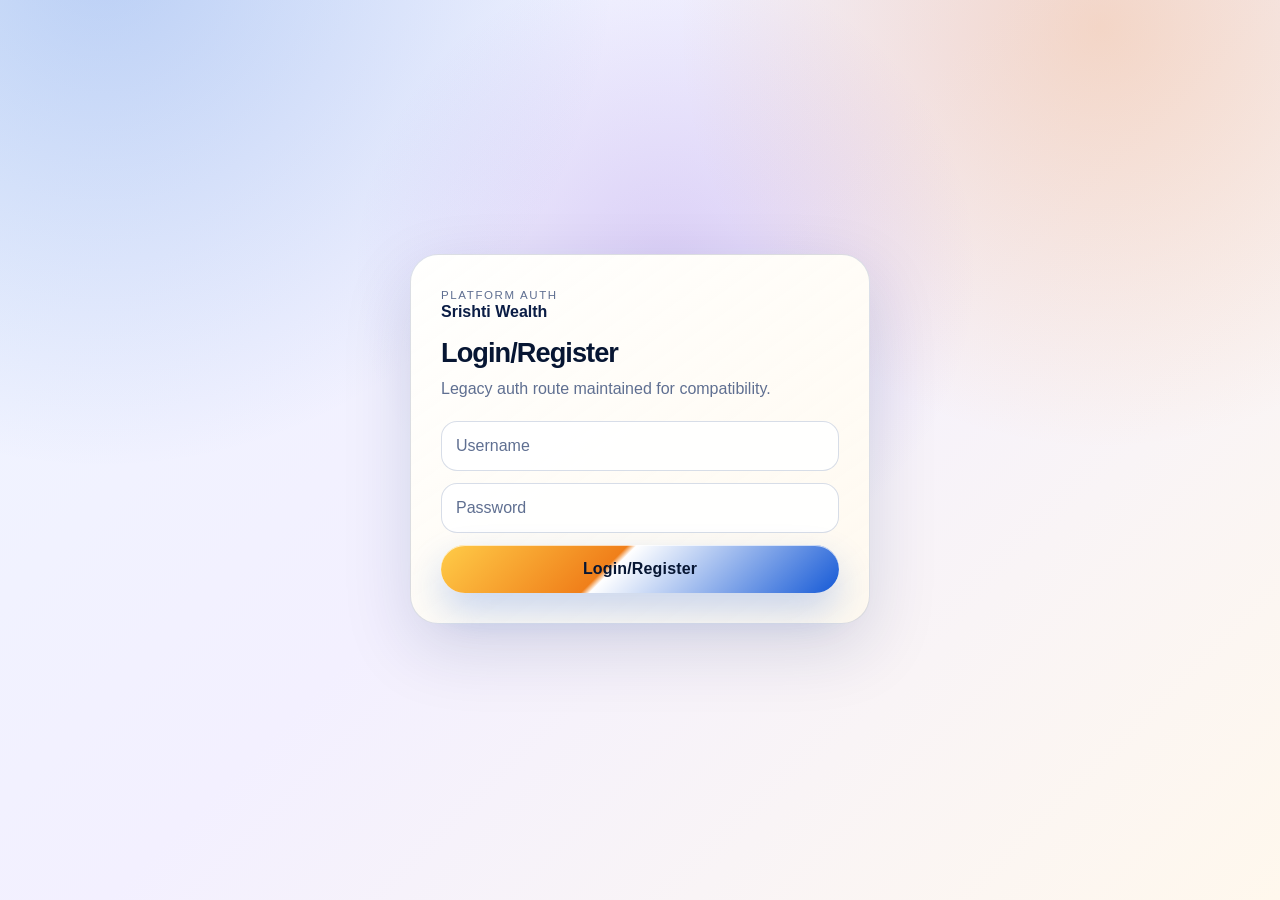
<file: auth.html>
<!DOCTYPE html>
<html lang="en">
<head>
    <meta charset="UTF-8">
    <meta name="viewport" content="width=device-width, initial-scale=1.0">
    <title>Srishti Wealth Auth</title>
    <meta name="theme-color" content="#0b338b">
    <link rel="icon" href="srishti-wealth-logo.png" type="image/png">
    <script src="ui-preferences.js"></script>
    <link rel="stylesheet" href="quantum-future.css">
    <link rel="stylesheet" href="srishti-light.css">
    <style>
        :root {
            --page-bg:
                radial-gradient(circle at top, rgba(88, 238, 255, 0.2), transparent 30%),
                linear-gradient(180deg, #020611 0%, #071224 100%);
            --page-text: #f4f8ff;
            --page-muted: rgba(214, 228, 255, 0.76);
            --panel-bg: rgba(8, 18, 36, 0.84);
            --panel-border: rgba(120, 235, 255, 0.22);
            --input-bg: rgba(255, 255, 255, 0.04);
        }
        :root[data-theme="light"] {
            --page-bg:
                radial-gradient(circle at top, rgba(31, 165, 255, 0.18), transparent 30%),
                linear-gradient(180deg, #f8fcff 0%, #ebf2ff 100%);
            --page-text: #112240;
            --page-muted: rgba(17, 34, 64, 0.72);
            --panel-bg: rgba(255, 255, 255, 0.92);
            --panel-border: rgba(48, 120, 218, 0.18);
            --input-bg: rgba(13, 30, 58, 0.04);
        }
        * { box-sizing: border-box; }
        body {
            margin: 0;
            min-height: 100vh;
            display: grid;
            place-items: center;
            padding: 20px;
            font-family: "Space Grotesk", "Segoe UI", sans-serif;
            background: var(--page-bg);
            color: var(--page-text);
        }
        .card {
            width: min(460px, 100%);
            border-radius: 24px;
            border: 1px solid var(--panel-border);
            background: var(--panel-bg);
            box-shadow: 0 0 40px rgba(88, 238, 255, 0.1);
            padding: 28px;
        }
        .brand {
            display: flex;
            align-items: center;
            gap: 12px;
            margin-bottom: 16px;
        }
        .brand img {
            width: 68px;
            height: 68px;
            object-fit: contain;
            filter: drop-shadow(0 0 26px rgba(255, 190, 80, 0.22));
        }
        .brand strong { display: block; }
        .brand small {
            color: var(--page-muted);
            text-transform: uppercase;
            letter-spacing: 0.14em;
            font-size: 0.72rem;
        }
        h1 { margin: 0 0 6px; font-size: 1.7rem; }
        p { margin: 0 0 18px; color: var(--page-muted); line-height: 1.7; }
        input {
            width: 100%;
            margin-bottom: 12px;
            border-radius: 12px;
            border: 1px solid var(--panel-border);
            background: var(--input-bg);
            color: var(--page-text);
            padding: 12px 14px;
            font: inherit;
        }
        button {
            width: 100%;
            border: none;
            border-radius: 12px;
            min-height: 46px;
            font-weight: 700;
            color: #04111f;
            cursor: pointer;
            background: linear-gradient(135deg, #58eeff, #7d9cff, #8e63ff);
            box-shadow: 0 16px 36px rgba(88, 238, 255, 0.2);
        }
    </style>
    <link rel="stylesheet" href="srishti-light.css">
</head>
<body>
    <section class="card">
        <div class="brand">
            <div><small>Platform Auth</small><strong>Srishti Wealth</strong></div>
        </div>
        <h1>Login/Register</h1>
        <p>Legacy auth route maintained for compatibility.</p>
        <form id="auth-form">
            <input type="text" id="username" placeholder="Username" required>
            <input type="password" id="password" placeholder="Password" required>
            <button type="submit">Login/Register</button>
        </form>
    </section>
    <script src="script.js"></script>
</body>
</html>
</file>
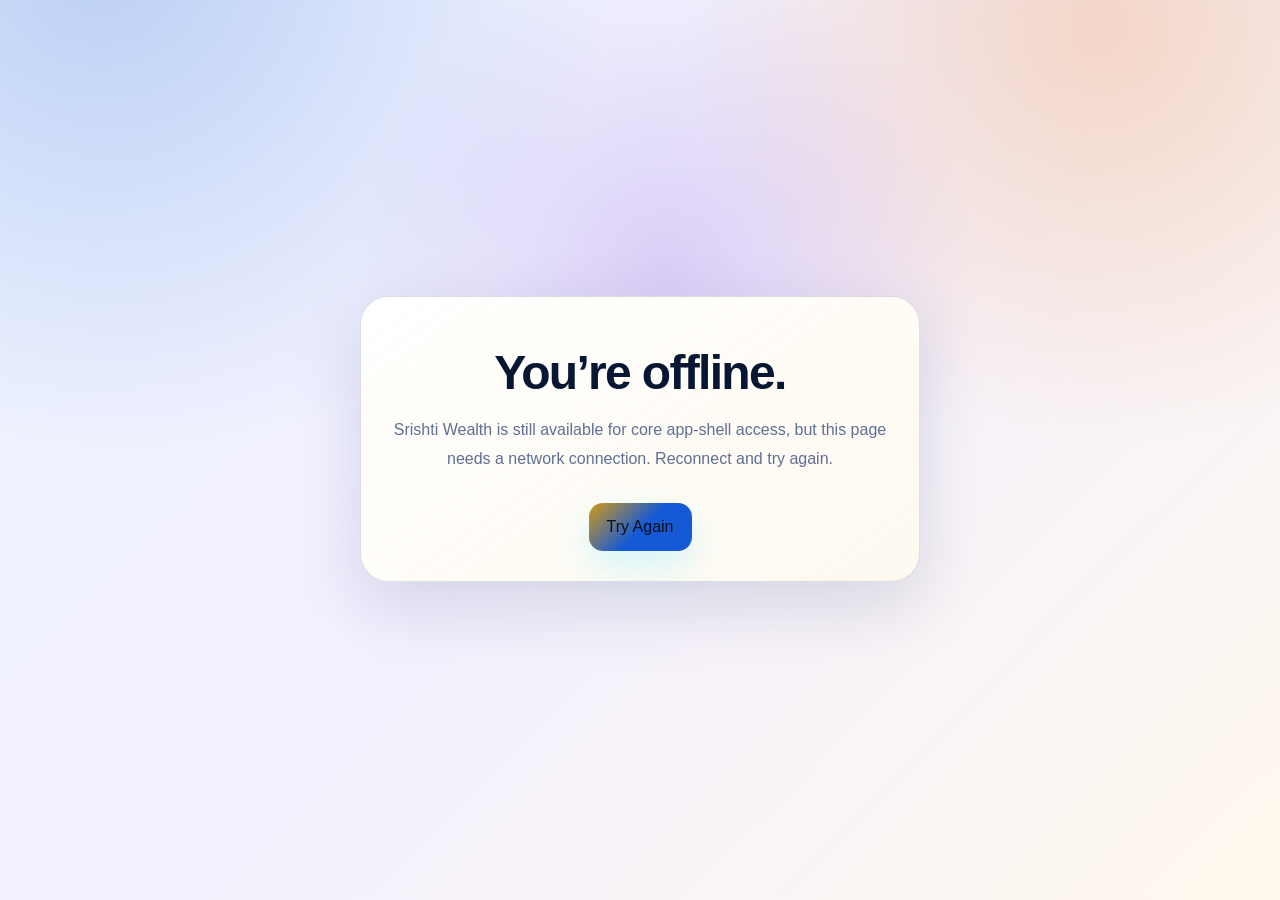
<file: offline.html>
<!DOCTYPE html>
<html lang="en">
<head>
    <meta charset="UTF-8">
    <meta name="viewport" content="width=device-width, initial-scale=1.0">
    <title>Offline | Srishti Wealth</title>
    <meta name="theme-color" content="#0b338b">
    <link rel="icon" href="srishti-wealth-logo.png" type="image/png">
    <script src="ui-preferences.js"></script>
    <link rel="stylesheet" href="quantum-future.css">
    <link rel="stylesheet" href="srishti-light.css">
    <style>
        :root {
            --off-bg:
                radial-gradient(circle at top, rgba(88, 238, 255, 0.2), transparent 30%),
                linear-gradient(180deg, #020611 0%, #071224 100%);
            --off-text: #f4f8ff;
            --off-muted: rgba(214, 228, 255, 0.78);
            --off-card: rgba(8, 18, 36, 0.84);
            --off-border: rgba(120, 235, 255, 0.24);
        }
        :root[data-theme="light"] {
            --off-bg:
                radial-gradient(circle at top, rgba(31, 165, 255, 0.18), transparent 30%),
                linear-gradient(180deg, #f8fcff 0%, #ebf2ff 100%);
            --off-text: #112240;
            --off-muted: rgba(17, 34, 64, 0.74);
            --off-card: rgba(255, 255, 255, 0.92);
            --off-border: rgba(48, 120, 218, 0.2);
        }
        body {
            margin: 0;
            min-height: 100vh;
            display: grid;
            place-items: center;
            padding: 24px;
            box-sizing: border-box;
            font-family: "Space Grotesk", "Segoe UI", sans-serif;
            background: var(--off-bg);
            color: var(--off-text);
        }
        .card {
            width: min(560px, 100%);
            padding: 32px;
            border-radius: 28px;
            border: 1px solid var(--off-border);
            background: var(--off-card);
            box-shadow: 0 0 40px rgba(97, 232, 255, 0.08);
            text-align: center;
        }
        img {
            width: 96px;
            height: 96px;
            object-fit: contain;
            filter: drop-shadow(0 0 30px rgba(255, 190, 80, 0.22));
        }
        h1 {
            margin: 18px 0 12px;
            font-size: clamp(2rem, 5vw, 3rem);
        }
        p {
            color: var(--off-muted);
            line-height: 1.8;
        }
        button {
            margin-top: 14px;
            min-height: 48px;
            padding: 0 18px;
            border: none;
            border-radius: 14px;
            cursor: pointer;
            font-weight: 700;
            color: #04111f;
            background: linear-gradient(135deg, #61e8ff, #7d9cff, #9762ff);
        }
    </style>
    <link rel="stylesheet" href="srishti-light.css">
</head>
<body>
    <div class="card">
        <h1>You’re offline.</h1>
        <p>Srishti Wealth is still available for core app-shell access, but this page needs a network connection. Reconnect and try again.</p>
        <button type="button" onclick="window.location.reload()">Try Again</button>
    </div>
</body>
</html>
</file>
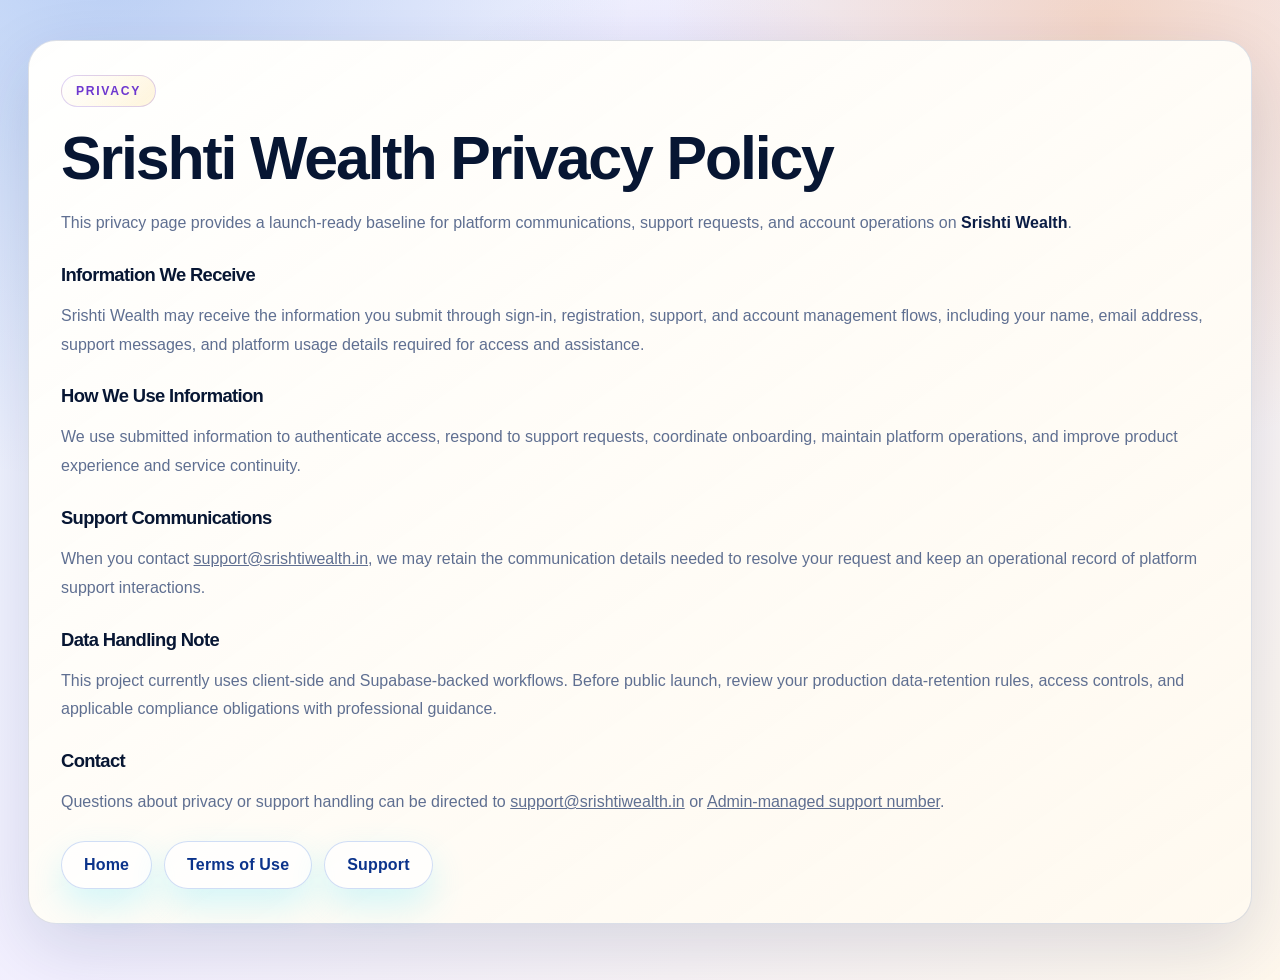
<file: privacy.html>
<!DOCTYPE html>
<html lang="en">
<head>
    <meta charset="UTF-8">
    <meta name="viewport" content="width=device-width, initial-scale=1.0">
    <title>Srishti Wealth Privacy Policy</title>
    <meta name="description" content="Read the Srishti Wealth privacy policy for information about platform data usage, support communications, and contact practices.">
    <meta name="author" content="Srishti Wealth">
    <meta name="application-name" content="Srishti Wealth">
    <meta name="theme-color" content="#0b338b">
    <meta name="robots" content="index, follow">
    <link rel="canonical" href="https://srishtiwealth.in/privacy">
    <link rel="icon" href="srishti-wealth-logo.png" type="image/png">
    <link rel="manifest" href="site.webmanifest">
    <script src="ui-preferences.js"></script>
    <link rel="stylesheet" href="quantum-future.css">
    <link rel="stylesheet" href="srishti-light.css">
    <style>
        :root { --bg:linear-gradient(180deg,#020611 0%,#071224 100%); --panel:rgba(8,18,36,.82); --border:rgba(120,235,255,.2); --text:#f4f8ff; --muted:rgba(214,228,255,.74); }
        :root[data-theme="light"] { --bg:linear-gradient(180deg,#f8fcff 0%,#ebf2ff 100%); --panel:rgba(255,255,255,.9); --border:rgba(48,120,218,.18); --text:#112240; --muted:rgba(17,34,64,.72); }
        body { margin:0; font-family:"Segoe UI",sans-serif; color:var(--text); background:var(--bg); }
        .shell { width:min(980px, calc(100% - 40px)); margin:0 auto; padding:40px 0 56px; }
        .panel { border:1px solid var(--border); border-radius:28px; background:var(--panel); backdrop-filter:blur(16px); padding:32px; }
        .tag { display:inline-flex; padding:8px 14px; border-radius:999px; background:rgba(97,232,255,.1); color:#9af6ff; letter-spacing:.12em; text-transform:uppercase; font-size:.76rem; }
        h1, h2 { margin:0; }
        h1 { margin:16px 0 14px; font-size:clamp(2.3rem, 5vw, 3.8rem); }
        h2 { margin-top:26px; font-size:1.15rem; }
        p, li { color:var(--muted); line-height:1.8; }
        a { color:inherit; }
        .actions { display:flex; gap:14px; flex-wrap:wrap; margin-top:24px; }
        .btn { display:inline-flex; align-items:center; justify-content:center; min-height:48px; padding:0 18px; border-radius:15px; text-decoration:none; border:1px solid var(--border); color:var(--text); }
    </style>
    <link rel="stylesheet" href="srishti-light.css">
</head>
<body>
    <div class="shell">
        <section class="panel">
            <span class="tag">Privacy</span>
            <h1>Srishti Wealth Privacy Policy</h1>
            <p>This privacy page provides a launch-ready baseline for platform communications, support requests, and account operations on <strong>Srishti Wealth</strong>.</p>

            <h2>Information We Receive</h2>
            <p>Srishti Wealth may receive the information you submit through sign-in, registration, support, and account management flows, including your name, email address, support messages, and platform usage details required for access and assistance.</p>

            <h2>How We Use Information</h2>
            <p>We use submitted information to authenticate access, respond to support requests, coordinate onboarding, maintain platform operations, and improve product experience and service continuity.</p>

            <h2>Support Communications</h2>
            <p>When you contact <a data-contact-email href="mailto:support@srishtiwealth.in">support@srishtiwealth.in</a>, we may retain the communication details needed to resolve your request and keep an operational record of platform support interactions.</p>

            <h2>Data Handling Note</h2>
            <p>This project currently uses client-side and Supabase-backed workflows. Before public launch, review your production data-retention rules, access controls, and applicable compliance obligations with professional guidance.</p>

            <h2>Contact</h2>
            <p>Questions about privacy or support handling can be directed to <a data-contact-email href="mailto:support@srishtiwealth.in">support@srishtiwealth.in</a> or <a data-contact-phone href="#">Admin-managed support number</a>.</p>

            <div class="actions">
                <a class="btn" href="index.html">Home</a>
                <a class="btn" href="terms.html">Terms of Use</a>
                <a class="btn" href="support.html">Support</a>
            </div>
        </section>
    </div>
</body>
</html>
</file>
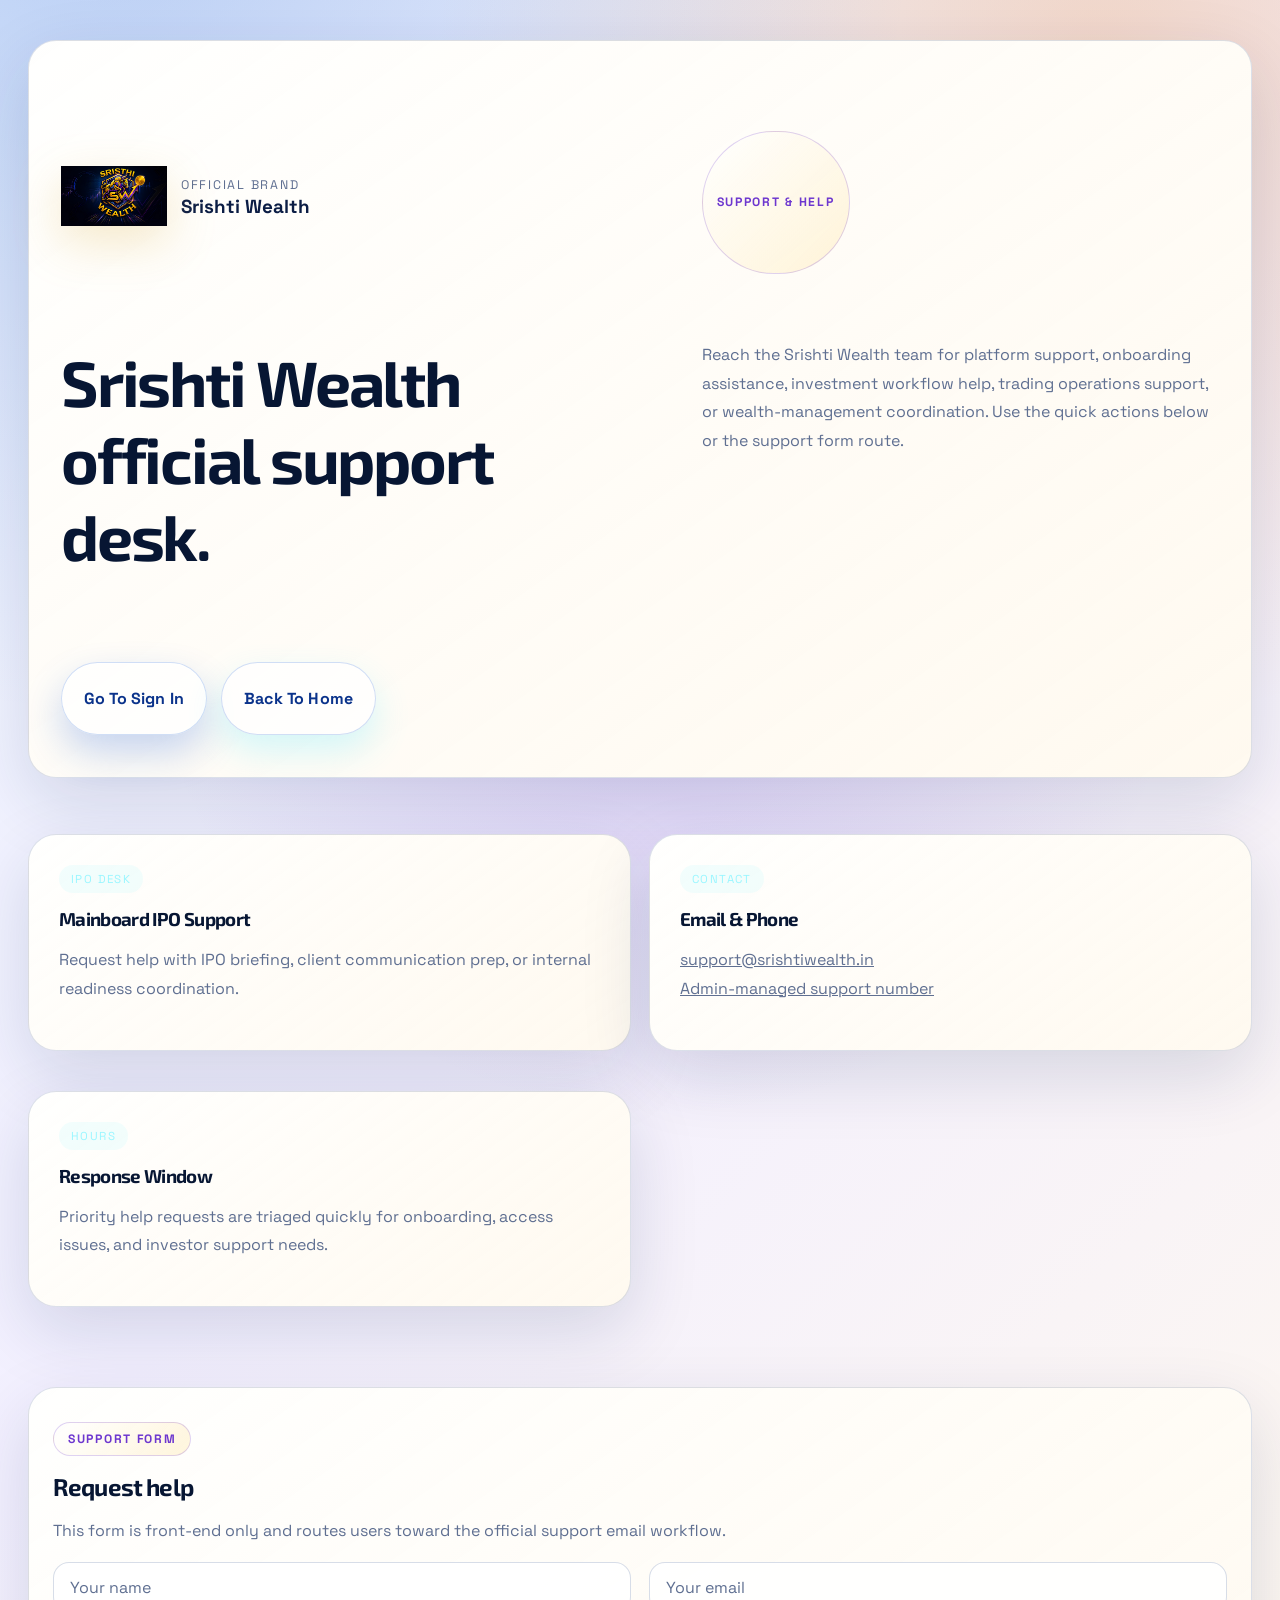
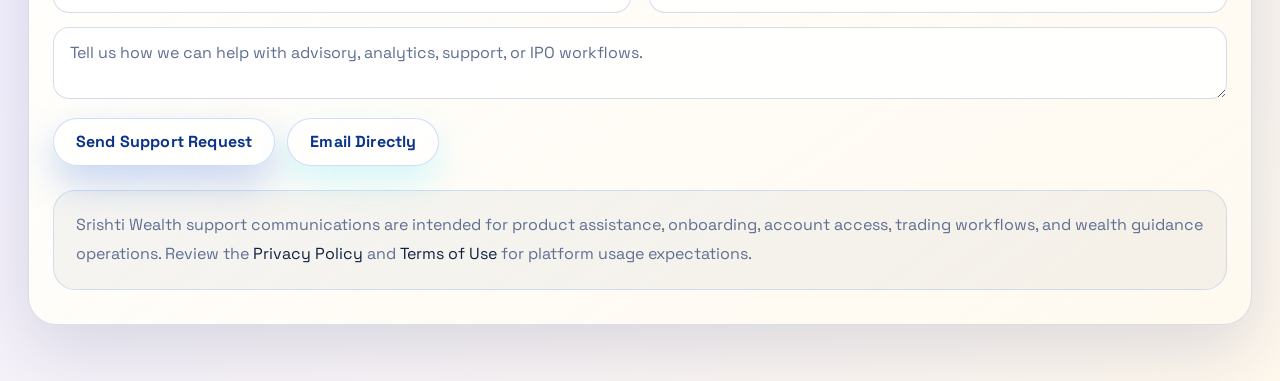
<file: support.html>
<!DOCTYPE html>
<html lang="en">
<head>
    <meta charset="UTF-8">
    <meta name="viewport" content="width=device-width, initial-scale=1.0">
    <title>Srishti Wealth Support | Official Help Desk</title>
    <meta name="description" content="Contact the official Srishti Wealth support desk for onboarding help, access assistance, investor workflow guidance, trading support, and portfolio operations.">
    <meta name="author" content="Srishti Wealth">
    <meta name="application-name" content="Srishti Wealth">
    <meta name="apple-mobile-web-app-title" content="Srishti Wealth">
    <meta name="mobile-web-app-capable" content="yes">
    <meta name="apple-mobile-web-app-capable" content="yes">
    <meta name="apple-mobile-web-app-status-bar-style" content="black-translucent">
    <meta name="theme-color" content="#0b338b">
    <meta name="robots" content="index, follow">
    <link rel="canonical" href="https://srishtiwealth.in/support">
    <meta property="og:type" content="website">
    <meta property="og:title" content="Srishti Wealth Support | Official Help Desk">
    <meta property="og:description" content="Reach Srishti Wealth for platform support, onboarding guidance, trading workflow help, and wealth operations assistance.">
    <meta property="og:url" content="https://srishtiwealth.in/support">
    <meta property="og:site_name" content="Srishti Wealth">
    <meta property="og:image" content="https://srishtiwealth.in/srishti-wealth-logo.png">
    <meta name="twitter:card" content="summary_large_image">
    <meta name="twitter:title" content="Srishti Wealth Support | Official Help Desk">
    <meta name="twitter:description" content="Official support channels for Srishti Wealth platform users and investor operations teams.">
    <meta name="twitter:image" content="https://srishtiwealth.in/srishti-wealth-logo.png">
    <link rel="icon" href="srishti-wealth-logo.png" type="image/png">
    <link rel="apple-touch-icon" href="icons/apple-touch-icon.png">
    <link rel="manifest" href="site.webmanifest">
    <script src="ui-preferences.js"></script>
    <script defer src="live-markets.js"></script>
    <script defer src="pwa.js"></script>
    <link rel="stylesheet" href="quantum-future.css">
    <link rel="stylesheet" href="srishti-light.css">
    <link rel="preconnect" href="https://fonts.googleapis.com">
    <link rel="preconnect" href="https://fonts.gstatic.com" crossorigin>
    <link href="https://fonts.googleapis.com/css2?family=Exo+2:wght@600;700&family=Space+Grotesk:wght@400;500;700&display=swap" rel="stylesheet">
    <style>
        :root { --page-grad-1:radial-gradient(circle at top, rgba(88,238,255,.2), transparent 30%); --page-grad-2:linear-gradient(180deg,#020611 0%,#071224 100%); --text-main:#f4f8ff; --text-muted:rgba(214,228,255,.74); --panel-bg:rgba(8,18,36,.78); --panel-border:rgba(120,235,255,.2); --field-bg:rgba(255,255,255,.04); }
        :root[data-theme="light"] { --page-grad-1:radial-gradient(circle at top, rgba(31,165,255,.18), transparent 30%); --page-grad-2:linear-gradient(180deg,#f8fcff 0%,#ebf2ff 100%); --text-main:#112240; --text-muted:rgba(17,34,64,.7); --panel-bg:rgba(255,255,255,.9); --panel-border:rgba(48,120,218,.18); --field-bg:rgba(13,30,58,.04); }
        body { margin:0; font-family:"Space Grotesk",sans-serif; color:var(--text-main); background:var(--page-grad-1),var(--page-grad-2); }
        .shell { width:min(1000px, calc(100% - 40px)); margin:0 auto; padding:40px 0 56px; }
        .panel, .card { border:1px solid var(--panel-border); background:var(--panel-bg); backdrop-filter:blur(16px); box-shadow:0 0 36px rgba(97,232,255,.08); border-radius:26px; }
        .hero { padding:32px; }
        .hero-brand { display:flex; align-items:center; gap:18px; margin-bottom:12px; }
        .hero-brand img { width:92px; height:92px; object-fit:contain; filter:drop-shadow(0 0 28px rgba(255,190,80,.24)); }
        .hero-brand-copy strong { display:block; font-size:1.18rem; }
        .hero-brand-copy small { color:var(--text-muted); letter-spacing:.14em; text-transform:uppercase; font-size:.78rem; }
        .tag { display:inline-flex; padding:8px 14px; border-radius:999px; background:rgba(97,232,255,.1); color:#9af6ff; letter-spacing:.14em; text-transform:uppercase; font-size:.76rem; }
        h1, h2, h3 { font-family:"Exo 2",sans-serif; margin:0; }
        h1 { margin:18px 0 12px; font-size:clamp(2.5rem, 5vw, 4rem); }
        p { color:var(--text-muted); line-height:1.8; }
        .top-links, .actions { display:flex; gap:14px; flex-wrap:wrap; }
        .btn { display:inline-flex; align-items:center; justify-content:center; min-height:50px; padding:0 20px; border-radius:16px; font-weight:700; text-decoration:none; transition:.25s ease; }
        .btn.primary { background:linear-gradient(135deg,#61e8ff,#7d9cff,#9762ff); color:#04111f; }
        .btn.secondary { background:var(--field-bg); border:1px solid var(--panel-border); color:var(--text-main); }
        .btn:hover, .card:hover { transform:translateY(-3px); }
        .grid { display:grid; grid-template-columns:repeat(3,1fr); gap:18px; margin-top:22px; }
        .card { padding:22px; }
        .card span { display:inline-flex; padding:7px 12px; border-radius:999px; background:rgba(97,232,255,.08); color:#9af6ff; letter-spacing:.12em; text-transform:uppercase; font-size:.72rem; }
        .card h3 { margin:14px 0 10px; }
        .form-block { margin-top:24px; padding:24px; }
        .field-grid { display:grid; grid-template-columns:repeat(2,1fr); gap:14px; }
        input, textarea { width:100%; padding:14px 16px; border-radius:16px; border:1px solid var(--panel-border); background:var(--field-bg); color:var(--text-main); font:inherit; }
        textarea { min-height:150px; resize:vertical; margin-top:14px; }
        .legal-note { margin-top:24px; padding:20px 22px; border-radius:22px; border:1px solid var(--panel-border); background:var(--field-bg); color:var(--text-muted); line-height:1.8; }
        .legal-note a { color:var(--text-main); text-decoration:none; }
        @media (max-width: 860px) { .grid, .field-grid { grid-template-columns:1fr; } }
    </style>
    <link rel="stylesheet" href="srishti-light.css">
</head>
<body>
    <div class="shell">
        <section class="panel hero">
            <div class="hero-brand">
                <img src="srishti-wealth-logo.png" alt="Srishti Wealth logo">
                <div class="hero-brand-copy">
                    <small>Official Brand</small>
                    <strong>Srishti Wealth</strong>
                </div>
            </div>
            <span class="tag">Support & Help</span>
            <h1>Srishti Wealth official support desk.</h1>
            <p>Reach the Srishti Wealth team for platform support, onboarding assistance, investment workflow help, trading operations support, or wealth-management coordination. Use the quick actions below or the support form route.</p>
            <div class="top-links">
                <a class="btn primary" href="signin.html">Go To Sign In</a>
                <a class="btn secondary" href="index.html">Back To Home</a>
            </div>
        </section>

        <section class="grid" id="ipo-desk">
            <div class="card">
                <span>IPO Desk</span>
                <h3>Mainboard IPO Support</h3>
                <p>Request help with IPO briefing, client communication prep, or internal readiness coordination.</p>
            </div>
            <div class="card">
                <span>Contact</span>
                <h3>Email & Phone</h3>
                <p><a data-contact-email href="mailto:support@srishtiwealth.in">support@srishtiwealth.in</a><br><a data-contact-phone href="#">Admin-managed support number</a></p>
            </div>
            <div class="card">
                <span>Hours</span>
                <h3>Response Window</h3>
                <p>Priority help requests are triaged quickly for onboarding, access issues, and investor support needs.</p>
            </div>
        </section>

        <section class="panel form-block" id="help-form">
            <span class="tag">Support Form</span>
            <h2 style="margin:16px 0 10px;">Request help</h2>
            <p>This form is front-end only and routes users toward the official support email workflow.</p>
            <form data-support-form action="mailto:support@srishtiwealth.in" method="post" enctype="text/plain">
                <div class="field-grid">
                    <input type="text" name="name" placeholder="Your name" required>
                    <input type="email" name="email" placeholder="Your email" required>
                </div>
                <textarea name="message" placeholder="Tell us how we can help with advisory, analytics, support, or IPO workflows." required></textarea>
                <div class="actions" style="margin-top:14px;">
                    <button class="btn primary" type="submit" style="border:none;cursor:pointer;">Send Support Request</button>
                    <a class="btn secondary" href="mailto:support@srishtiwealth.in">Email Directly</a>
                </div>
            </form>
            <div class="legal-note">
                Srishti Wealth support communications are intended for product assistance, onboarding, account access, trading workflows, and wealth guidance operations. Review the <a href="privacy.html">Privacy Policy</a> and <a href="terms.html">Terms of Use</a> for platform usage expectations.
            </div>
        </section>
    </div>
</body>
</html>
</file>
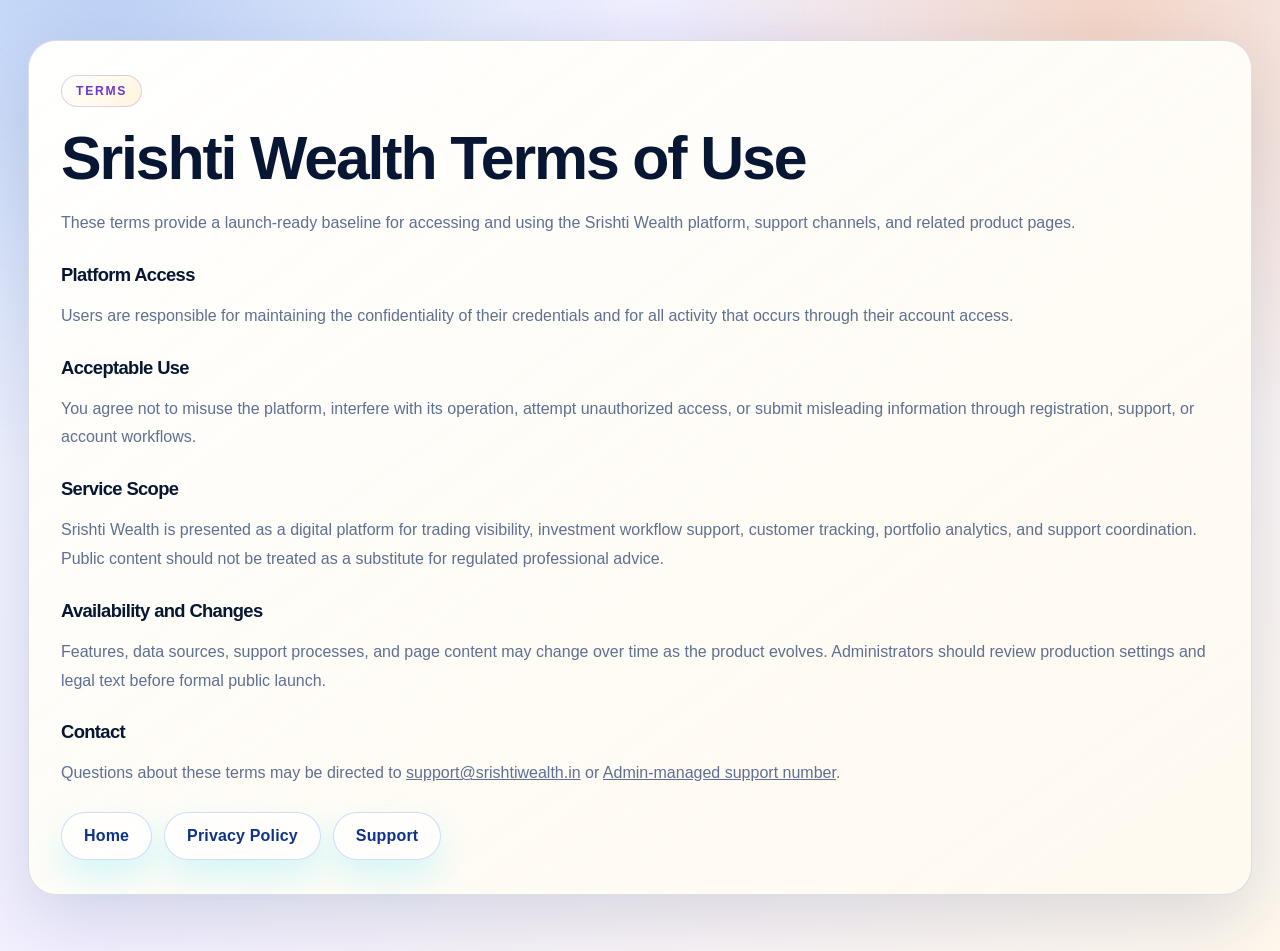
<file: terms.html>
<!DOCTYPE html>
<html lang="en">
<head>
    <meta charset="UTF-8">
    <meta name="viewport" content="width=device-width, initial-scale=1.0">
    <title>Srishti Wealth Terms of Use</title>
    <meta name="description" content="Review the Srishti Wealth terms of use for platform access, support processes, and operational expectations.">
    <meta name="author" content="Srishti Wealth">
    <meta name="application-name" content="Srishti Wealth">
    <meta name="theme-color" content="#0b338b">
    <meta name="robots" content="index, follow">
    <link rel="canonical" href="https://srishtiwealth.in/terms">
    <link rel="icon" href="srishti-wealth-logo.png" type="image/png">
    <link rel="stylesheet" href="srishti-light.css">
    <link rel="manifest" href="site.webmanifest">
    <script src="ui-preferences.js"></script>
    <link rel="stylesheet" href="quantum-future.css">
    <style>
        :root { --bg:linear-gradient(180deg,#020611 0%,#071224 100%); --panel:rgba(8,18,36,.82); --border:rgba(120,235,255,.2); --text:#f4f8ff; --muted:rgba(214,228,255,.74); }
        :root[data-theme="light"] { --bg:linear-gradient(180deg,#f8fcff 0%,#ebf2ff 100%); --panel:rgba(255,255,255,.9); --border:rgba(48,120,218,.18); --text:#112240; --muted:rgba(17,34,64,.72); }
        body { margin:0; font-family:"Segoe UI",sans-serif; color:var(--text); background:var(--bg); }
        .shell { width:min(980px, calc(100% - 40px)); margin:0 auto; padding:40px 0 56px; }
        .panel { border:1px solid var(--border); border-radius:28px; background:var(--panel); backdrop-filter:blur(16px); padding:32px; }
        .tag { display:inline-flex; padding:8px 14px; border-radius:999px; background:rgba(97,232,255,.1); color:#9af6ff; letter-spacing:.12em; text-transform:uppercase; font-size:.76rem; }
        h1, h2 { margin:0; }
        h1 { margin:16px 0 14px; font-size:clamp(2.3rem, 5vw, 3.8rem); }
        h2 { margin-top:26px; font-size:1.15rem; }
        p, li { color:var(--muted); line-height:1.8; }
        a { color:inherit; }
        .actions { display:flex; gap:14px; flex-wrap:wrap; margin-top:24px; }
        .btn { display:inline-flex; align-items:center; justify-content:center; min-height:48px; padding:0 18px; border-radius:15px; text-decoration:none; border:1px solid var(--border); color:var(--text); }
    </style>
    <link rel="stylesheet" href="srishti-light.css">
</head>
<body>
    <div class="shell">
        <section class="panel">
            <span class="tag">Terms</span>
            <h1>Srishti Wealth Terms of Use</h1>
            <p>These terms provide a launch-ready baseline for accessing and using the Srishti Wealth platform, support channels, and related product pages.</p>

            <h2>Platform Access</h2>
            <p>Users are responsible for maintaining the confidentiality of their credentials and for all activity that occurs through their account access.</p>

            <h2>Acceptable Use</h2>
            <p>You agree not to misuse the platform, interfere with its operation, attempt unauthorized access, or submit misleading information through registration, support, or account workflows.</p>

            <h2>Service Scope</h2>
            <p>Srishti Wealth is presented as a digital platform for trading visibility, investment workflow support, customer tracking, portfolio analytics, and support coordination. Public content should not be treated as a substitute for regulated professional advice.</p>

            <h2>Availability and Changes</h2>
            <p>Features, data sources, support processes, and page content may change over time as the product evolves. Administrators should review production settings and legal text before formal public launch.</p>

            <h2>Contact</h2>
            <p>Questions about these terms may be directed to <a data-contact-email href="mailto:support@srishtiwealth.in">support@srishtiwealth.in</a> or <a data-contact-phone href="#">Admin-managed support number</a>.</p>

            <div class="actions">
                <a class="btn" href="index.html">Home</a>
                <a class="btn" href="privacy.html">Privacy Policy</a>
                <a class="btn" href="support.html">Support</a>
            </div>
        </section>
    </div>
</body>
</html>
</file>
<file: quantum-future.css>
:root {
    --q-bg: #03050d;
    --q-bg-2: #090f1f;
    --q-surface: rgba(10, 18, 40, 0.7);
    --q-surface-strong: rgba(8, 15, 32, 0.9);
    --q-border: rgba(119, 245, 255, 0.24);
    --q-border-soft: rgba(119, 245, 255, 0.12);
    --q-text: #f1f7ff;
    --q-muted: rgba(205, 222, 255, 0.74);
    --q-cyan: #57f3ff;
    --q-indigo: #7a86ff;
    --q-violet: #9e63ff;
    --q-success: #6bffb8;
    --q-danger: #ff8ea5;
    --q-shadow: 0 30px 80px rgba(8, 14, 30, 0.5);
}

:root[data-theme="light"] {
    --q-bg: #eef4ff;
    --q-bg-2: #e4ecff;
    --q-surface: rgba(255, 255, 255, 0.78);
    --q-surface-strong: rgba(255, 255, 255, 0.93);
    --q-border: rgba(76, 145, 255, 0.24);
    --q-border-soft: rgba(76, 145, 255, 0.14);
    --q-text: #0f2240;
    --q-muted: rgba(19, 38, 73, 0.68);
    --q-cyan: #129dff;
    --q-indigo: #3f66ff;
    --q-violet: #7d4dff;
    --q-success: #12995f;
    --q-danger: #cf4766;
    --q-shadow: 0 24px 60px rgba(31, 79, 154, 0.16);
}

html,
body {
    background:
        radial-gradient(circle at 12% -10%, rgba(84, 243, 255, 0.23), transparent 34%),
        radial-gradient(circle at 86% 0%, rgba(158, 99, 255, 0.18), transparent 28%),
        linear-gradient(180deg, var(--q-bg) 0%, var(--q-bg-2) 100%) !important;
    color: var(--q-text) !important;
}

body {
    font-family: "Space Grotesk", "Segoe UI", sans-serif !important;
}

body::before {
    content: "";
    position: fixed;
    inset: 0;
    pointer-events: none;
    background-image:
        linear-gradient(rgba(255, 255, 255, 0.04) 1px, transparent 1px),
        linear-gradient(90deg, rgba(255, 255, 255, 0.04) 1px, transparent 1px);
    background-size: 58px 58px;
    mask-image: radial-gradient(circle at center, black 40%, transparent 100%);
}

.container,
.card,
.panel,
.page-header,
.metric,
.chart-container,
.modal-content,
.brand-panel,
.auth-container,
.hero,
.service,
.market-card,
.copy,
.visual,
.stat,
.pulse-stat,
.signal-card,
.settings-row,
.settings-form input,
.settings-form select,
.settings-form textarea {
    border: 1px solid var(--q-border) !important;
    background: var(--q-surface) !important;
    backdrop-filter: blur(16px);
    box-shadow: var(--q-shadow) !important;
}

.sidebar {
    background: linear-gradient(180deg, rgba(7, 15, 35, 0.96) 0%, rgba(4, 11, 25, 0.98) 100%) !important;
    border-right: 1px solid var(--q-border-soft);
}

.sidebar-brand {
    border-bottom: 1px solid var(--q-border) !important;
}

.sidebar-brand-logo {
    width: 74px !important;
    height: 74px !important;
    object-fit: contain;
    filter: drop-shadow(0 0 22px rgba(255, 197, 96, 0.18));
}

.sidebar-menu a {
    border-radius: 0 999px 999px 0;
    margin-right: 10px;
}

.sidebar-menu a:hover,
.sidebar-menu a.active {
    background: linear-gradient(90deg, rgba(87, 243, 255, 0.14), rgba(158, 99, 255, 0.09)) !important;
    color: var(--q-text) !important;
    border-left-color: var(--q-cyan) !important;
}

h1,
h2,
h3,
h4,
strong,
th,
td,
label,
p,
span {
    color: var(--q-text);
}

p,
.page-header p,
.card p,
.toggle-link,
.summary-row,
.settings-value,
.contact-links,
.legal-note {
    color: var(--q-muted) !important;
}

.btn,
button,
.signin,
.primary,
.btn-primary,
.btn-success {
    background: linear-gradient(135deg, var(--q-cyan), var(--q-indigo) 52%, var(--q-violet)) !important;
    color: #05111f !important;
    border: none !important;
    border-radius: 14px !important;
    box-shadow: 0 16px 34px rgba(76, 230, 255, 0.24) !important;
}

.btn-secondary,
.secondary {
    background: rgba(255, 255, 255, 0.06) !important;
    color: var(--q-text) !important;
    border: 1px solid var(--q-border) !important;
}

.btn-danger {
    background: linear-gradient(135deg, var(--q-danger), #ffb06b) !important;
    color: #2d0c16 !important;
}

input,
select,
textarea,
.form-group input,
.form-group select {
    background: rgba(255, 255, 255, 0.04) !important;
    color: var(--q-text) !important;
    border: 1px solid var(--q-border) !important;
    border-radius: 12px !important;
}

input::placeholder,
textarea::placeholder {
    color: var(--q-muted) !important;
}

table,
.investments-table,
.customers-table {
    background: transparent !important;
}

thead {
    background: linear-gradient(135deg, rgba(18, 37, 69, 0.95), rgba(28, 61, 108, 0.95)) !important;
}

tbody tr:hover {
    background: rgba(87, 243, 255, 0.08) !important;
}

.topbar,
.market-ribbon,
.ticker-ribbon,
.market-ribbon-track {
    background: var(--q-surface-strong) !important;
    border: 1px solid var(--q-border) !important;
}

.card,
.panel,
.service,
.market-card,
.metric,
.page-header,
.modal-content,
.hero,
.brand-panel,
.auth-container {
    border-radius: 22px !important;
}

.service:hover,
.market-card:hover,
.card:hover,
.panel:hover,
.metric:hover,
.btn:hover,
button:hover {
    transform: translateY(-3px);
}

/* Srishti Wealth 2026 identity refresh */
:root {
    --q-bg: #03040a;
    --q-bg-2: #07101d;
    --q-surface: rgba(7, 14, 28, 0.76);
    --q-surface-strong: rgba(5, 11, 24, 0.94);
    --q-border: rgba(63, 225, 255, 0.28);
    --q-border-soft: rgba(255, 207, 84, 0.16);
    --q-text: #f6fbff;
    --q-muted: rgba(210, 226, 245, 0.74);
    --q-cyan: #35e7ff;
    --q-blue: #2f74ff;
    --q-violet: #9d4dff;
    --q-gold: #ffd057;
    --q-success: #3effb0;
    --q-danger: #ff5f85;
    --q-shadow: 0 26px 70px rgba(0, 0, 0, 0.48), 0 0 42px rgba(53, 231, 255, 0.08);
}

:root[data-theme="light"] {
    --q-bg: #f4f8ff;
    --q-bg-2: #eaf1ff;
    --q-surface: rgba(255, 255, 255, 0.84);
    --q-surface-strong: rgba(255, 255, 255, 0.96);
    --q-border: rgba(32, 145, 235, 0.24);
    --q-border-soft: rgba(218, 152, 18, 0.2);
    --q-text: #07172b;
    --q-muted: rgba(7, 23, 43, 0.68);
    --q-cyan: #0c9fff;
    --q-blue: #245bdb;
    --q-violet: #7139e8;
    --q-gold: #d99b10;
    --q-success: #078a55;
    --q-danger: #c73c62;
    --q-shadow: 0 24px 58px rgba(24, 74, 138, 0.15);
}

html,
body {
    background:
        linear-gradient(120deg, rgba(53, 231, 255, 0.12), transparent 28%),
        linear-gradient(235deg, rgba(255, 208, 87, 0.12), transparent 28%),
        linear-gradient(180deg, var(--q-bg) 0%, var(--q-bg-2) 52%, #02030a 100%) !important;
}

body::after {
    content: "";
    position: fixed;
    inset: 0;
    pointer-events: none;
    background:
        linear-gradient(90deg, rgba(53, 231, 255, 0.05), transparent 18%, transparent 82%, rgba(255, 208, 87, 0.04)),
        repeating-linear-gradient(90deg, rgba(255, 255, 255, 0.025) 0 1px, transparent 1px 110px);
    opacity: 0.85;
    z-index: -1;
}

.brand-logo,
.brand-panel img,
.auth-brand img,
.support-brand img,
.pwa-overlay-logo,
.pwa-install-button img {
    object-fit: contain;
    filter: drop-shadow(0 0 18px rgba(255, 208, 87, 0.22)) drop-shadow(0 0 28px rgba(53, 231, 255, 0.14));
}

.brand-logo {
    border-radius: 16px;
}

.brand-panel img,
.auth-brand img,
.support-brand img {
    background: linear-gradient(145deg, rgba(255, 255, 255, 0.08), rgba(53, 231, 255, 0.04));
    border: 1px solid rgba(255, 208, 87, 0.18);
}

.topbar {
    background: rgba(3, 8, 18, 0.72) !important;
    border-bottom: 1px solid rgba(53, 231, 255, 0.18);
}

.hero {
    min-height: 82vh;
    align-items: center;
}

.copy,
.visual,
.panel,
.service,
.market-card,
footer {
    background:
        linear-gradient(145deg, rgba(7, 16, 34, 0.82), rgba(3, 8, 18, 0.92)) !important;
    border-color: rgba(53, 231, 255, 0.2) !important;
    box-shadow: var(--q-shadow) !important;
}

.copy::before,
.visual::before,
.panel::before,
.service::before,
.market-card::before {
    background: linear-gradient(90deg, var(--q-cyan), var(--q-gold), var(--q-violet));
}

.tag,
.panel span,
.service span,
.market-card span {
    background: rgba(53, 231, 255, 0.08) !important;
    border: 1px solid rgba(53, 231, 255, 0.18);
    color: #aef7ff !important;
}

.primary,
.signin,
.btn,
button {
    background: linear-gradient(135deg, var(--q-gold), var(--q-cyan) 52%, var(--q-blue)) !important;
    color: #06101c !important;
}

.secondary,
.btn-secondary {
    background: rgba(255, 255, 255, 0.055) !important;
    border: 1px solid rgba(53, 231, 255, 0.24) !important;
    color: var(--q-text) !important;
}

.market-board,
.tv-widget-shell {
    min-height: 600px;
}

.tv-widget-shell {
    border-radius: 18px;
    overflow: hidden;
    border: 1px solid rgba(53, 231, 255, 0.18);
    background: rgba(0, 0, 0, 0.18);
}

.tradingview-widget-container,
.tradingview-widget-container__widget {
    min-height: 560px;
}

.live-market-strip {
    min-height: 74px;
    border: 1px solid rgba(53, 231, 255, 0.18);
    border-radius: 16px;
    overflow: hidden;
    background: rgba(0, 0, 0, 0.18);
}

.live-market-fallback {
    display: grid;
    gap: 10px;
    min-height: 100%;
    place-items: center;
    padding: 24px;
    text-align: center;
    color: var(--q-text);
}

.live-market-fallback.compact {
    grid-template-columns: auto 1fr auto;
    min-height: 74px;
    place-items: center start;
    text-align: left;
}

.live-market-fallback span {
    color: var(--q-muted);
}

.live-market-fallback a {
    display: inline-flex;
    margin: 4px;
    padding: 8px 12px;
    border-radius: 999px;
    border: 1px solid rgba(53, 231, 255, 0.22);
    color: var(--q-text);
}

@media (max-width: 760px) {
    .live-market-fallback.compact {
        grid-template-columns: 1fr;
        text-align: center;
        place-items: center;
    }
}
</file>
<file: srishti-light.css>
:root,
:root[data-theme="light"],
:root[data-theme="dark"] {
    color-scheme: light;
    --sw-bg: #f3f0ff;
    --sw-bg-2: #fff8ed;
    --sw-bg-3: #eef5ff;
    --sw-panel: rgba(255, 255, 255, 0.88);
    --sw-panel-solid: #fffdf8;
    --sw-panel-tint: #f8f2ff;
    --sw-panel-blue: #eef5ff;
    --sw-text: #0b1d45;
    --sw-heading: #071633;
    --sw-muted: #5f6f91;
    --sw-line: rgba(35, 66, 128, 0.16);
    --sw-line-strong: rgba(35, 66, 128, 0.26);
    --sw-blue: #1559d6;
    --sw-blue-2: #0b338b;
    --sw-blue-3: #0d47b7;
    --sw-gold: #d39b16;
    --sw-gold-2: #ffcc48;
    --sw-saffron: #f07f1a;
    --sw-violet: #6d37cf;
    --sw-violet-2: #8f54ff;
    --sw-red: #c5364f;
    --sw-green: #0c7a52;
    --sw-cyan: #08aeea;
    --sw-shadow: 0 24px 70px rgba(12, 35, 84, 0.14);
    --sw-shadow-soft: 0 16px 36px rgba(12, 35, 84, 0.10);
    --sw-radius: 28px;
    --sw-radius-sm: 18px;
    --sw-font: "Space Grotesk", "Segoe UI", sans-serif;
    --sw-display: "Exo 2", "Space Grotesk", "Segoe UI", sans-serif;
    --bg: var(--sw-bg);
    --panel: var(--sw-panel);
    --panel-2: var(--sw-panel-solid);
    --line: var(--sw-line);
    --text: var(--sw-text);
    --muted: var(--sw-muted);
    --cyan: var(--sw-blue);
    --violet: var(--sw-violet);
    --gold: var(--sw-gold);
    --green: var(--sw-green);
    --red: var(--sw-red);
    --q-bg: var(--sw-bg);
    --q-bg-2: var(--sw-bg-3);
    --q-surface: var(--sw-panel);
    --q-surface-strong: var(--sw-panel-solid);
    --q-border: var(--sw-line);
    --q-border-soft: var(--sw-line);
    --q-text: var(--sw-text);
    --q-muted: var(--sw-muted);
    --q-cyan: var(--sw-blue);
    --q-blue: var(--sw-blue);
    --q-indigo: var(--sw-violet);
    --q-violet: var(--sw-violet);
    --q-gold: var(--sw-gold);
    --q-success: var(--sw-green);
    --q-danger: var(--sw-red);
    --q-shadow: var(--sw-shadow);
    --app-bg: var(--sw-bg);
    --app-surface: var(--sw-panel-solid);
    --app-surface-2: var(--sw-panel-tint);
    --app-border: var(--sw-line);
    --app-text: var(--sw-text);
    --app-muted: var(--sw-muted);
    --app-accent: var(--sw-blue);
    --app-accent-2: var(--sw-gold);
    --app-accent-3: var(--sw-violet);
    --app-shadow: var(--sw-shadow);
    --app-input: #ffffff;
}

* {
    box-sizing: border-box;
}

html {
    background: var(--sw-bg);
    scroll-behavior: smooth;
}

body {
    min-height: 100vh;
    color: var(--sw-text) !important;
    font-family: var(--sw-font) !important;
    background:
        radial-gradient(circle at 8% -5%, rgba(21, 89, 214, 0.24), transparent 34%),
        radial-gradient(circle at 86% 3%, rgba(240, 127, 26, 0.24), transparent 30%),
        radial-gradient(circle at 52% 30%, rgba(109, 55, 207, 0.18), transparent 34%),
        linear-gradient(135deg, var(--sw-bg-3) 0%, var(--sw-bg) 46%, var(--sw-bg-2) 100%) !important;
}

body::before {
    content: "";
    position: fixed;
    inset: 0;
    z-index: -1;
    pointer-events: none;
    background:
        linear-gradient(rgba(21, 89, 214, 0.055) 1px, transparent 1px),
        linear-gradient(90deg, rgba(109, 55, 207, 0.055) 1px, transparent 1px);
    background-size: 72px 72px;
    mask-image: radial-gradient(circle at 50% 18%, black 0 45%, transparent 82%);
}

body::after {
    content: "";
    position: fixed;
    inset: auto 5vw 0 auto;
    width: 44vw;
    height: 44vw;
    z-index: -1;
    pointer-events: none;
    background: radial-gradient(circle, rgba(255, 204, 72, 0.28), transparent 64%);
    filter: blur(24px);
    opacity: 0.75;
}

a {
    color: inherit;
}

h1,
h2,
h3,
.page-header h1,
.brand-copy strong,
.sidebar-brand h2,
.modal-title {
    color: var(--sw-heading) !important;
    font-family: var(--sw-display) !important;
    letter-spacing: -0.035em;
}

p,
small,
.page-header p,
.panel p,
.service p,
.market-card p,
.auth-meta,
.modal-subtitle,
.summary-row {
    color: var(--sw-muted) !important;
}

button,
input,
select,
textarea {
    font: inherit;
}

.shell {
    width: min(1320px, calc(100% - 56px)) !important;
    margin-inline: auto !important;
}

.topbar {
    position: sticky !important;
    top: 0;
    z-index: 50;
    color: #fff !important;
    border-bottom: 1px solid rgba(255, 204, 72, 0.28) !important;
    background:
        linear-gradient(90deg, rgba(7, 22, 51, 0.94), rgba(16, 49, 126, 0.9) 44%, rgba(88, 37, 148, 0.9)) !important;
    box-shadow: 0 18px 40px rgba(7, 22, 51, 0.18) !important;
    backdrop-filter: blur(22px);
}

.topbar .shell {
    min-height: 84px;
    padding-block: 12px !important;
}

.brand,
.hero-brand,
.brand-lockup,
.sidebar-brand,
.user-info,
.auth-header {
    display: flex;
    align-items: center;
    gap: 14px;
}

.brand-logo,
.hero-brand img,
.sidebar-brand-logo,
.auth-header img,
.brand img,
.hero-brand-copy img {
    object-fit: contain;
    filter: drop-shadow(0 16px 24px rgba(211, 155, 22, 0.22));
}

.brand-logo,
.sidebar-brand-logo,
.auth-header img {
    width: 64px !important;
    height: 64px !important;
    border-radius: 20px;
}

.hero-brand img {
    width: 106px !important;
    height: 106px !important;
}

.topbar .brand-copy strong,
.topbar .brand-copy small,
.topbar .nav a {
    color: #fff !important;
}

.nav {
    display: flex;
    align-items: center;
    gap: 18px;
}

.nav a:not(.signin) {
    color: rgba(255, 255, 255, 0.78) !important;
}

.nav a:not(.signin):hover {
    color: var(--sw-gold-2) !important;
}

.signin,
.primary,
.secondary,
.btn,
button[type="submit"],
.auth-container button,
.actions a {
    min-height: 48px;
    display: inline-flex;
    align-items: center;
    justify-content: center;
    gap: 8px;
    border: 0;
    border-radius: 999px !important;
    padding: 0 22px !important;
    font-weight: 800 !important;
    letter-spacing: 0.01em;
    text-decoration: none !important;
    transition: transform 180ms ease, box-shadow 180ms ease, border-color 180ms ease, background 180ms ease;
}

.signin,
.primary,
.btn-primary,
.auth-container button,
button[type="submit"] {
    color: #071633 !important;
    background: linear-gradient(135deg, var(--sw-gold-2), var(--sw-saffron) 42%, #ffffff 44%, var(--sw-blue) 100%) !important;
    box-shadow: 0 18px 38px rgba(21, 89, 214, 0.24), inset 0 1px 0 rgba(255, 255, 255, 0.7) !important;
}

.secondary,
.btn:not(.btn-primary):not(.btn-danger):not(.btn-success) {
    color: var(--sw-blue-2) !important;
    border: 1px solid rgba(21, 89, 214, 0.20) !important;
    background: rgba(255, 255, 255, 0.72) !important;
    box-shadow: var(--sw-shadow-soft);
}

.btn-success {
    color: #fff !important;
    background: linear-gradient(135deg, #0c7a52, #15a06d) !important;
}

.btn-danger {
    color: #fff !important;
    background: linear-gradient(135deg, #a81935, var(--sw-red)) !important;
}

.signin:hover,
.primary:hover,
.secondary:hover,
.btn:hover,
.service:hover,
.panel:hover,
.card:hover,
.metric:hover,
.market-card:hover,
.signal-card:hover {
    transform: translateY(-3px);
}

.hero {
    display: grid !important;
    grid-template-columns: minmax(0, 1.04fr) minmax(420px, 0.96fr) !important;
    align-items: stretch !important;
    gap: clamp(24px, 4vw, 54px) !important;
    padding-block: clamp(46px, 7vw, 96px) 42px !important;
}

.copy,
.visual,
.panel,
.card,
.metric,
.service,
.market-card,
.brand-panel,
.auth-container,
.signal-card,
.modal-content,
.note,
.form-block,
.grid .card {
    border: 1px solid var(--sw-line) !important;
    border-radius: var(--sw-radius) !important;
    background:
        linear-gradient(145deg, rgba(255, 255, 255, 0.92), rgba(255, 248, 237, 0.80)),
        var(--sw-panel-solid) !important;
    box-shadow: var(--sw-shadow) !important;
    backdrop-filter: blur(18px);
}

.copy {
    display: flex;
    flex-direction: column;
    justify-content: center;
    border: 0 !important;
    background: transparent !important;
    box-shadow: none !important;
}

.copy h1 {
    max-width: 960px;
    margin-top: 20px !important;
    font-size: clamp(3.2rem, 6.4vw, 6.35rem) !important;
    line-height: 0.9 !important;
    color: var(--sw-heading) !important;
}

.copy > p {
    max-width: 760px;
    font-size: clamp(1.05rem, 1.45vw, 1.24rem) !important;
    line-height: 1.8 !important;
}

.tag,
.panel span,
.service span,
.market-card span,
.eyebrow {
    display: inline-flex !important;
    width: fit-content;
    align-items: center;
    gap: 8px;
    border: 1px solid rgba(109, 55, 207, 0.22) !important;
    border-radius: 999px !important;
    padding: 8px 14px !important;
    color: var(--sw-violet) !important;
    background: linear-gradient(135deg, rgba(255, 255, 255, 0.86), rgba(255, 204, 72, 0.18)) !important;
    font-size: 0.76rem !important;
    font-weight: 800 !important;
    letter-spacing: 0.14em !important;
    text-transform: uppercase;
}

.visual {
    position: relative;
    overflow: hidden;
    padding: clamp(22px, 3vw, 34px) !important;
    background:
        radial-gradient(circle at 92% 8%, rgba(255, 204, 72, 0.32), transparent 28%),
        radial-gradient(circle at 10% 88%, rgba(21, 89, 214, 0.20), transparent 30%),
        linear-gradient(145deg, rgba(255, 255, 255, 0.92), rgba(248, 242, 255, 0.90)) !important;
}

.visual::before,
.visual::after,
.pulse-box::before {
    content: "";
    position: absolute;
    pointer-events: none;
}

.visual::before {
    inset: 18px;
    border-radius: 24px;
    border: 1px solid rgba(21, 89, 214, 0.18);
}

.visual::after {
    right: -72px;
    bottom: -88px;
    width: 280px;
    height: 280px;
    border-radius: 50%;
    background: radial-gradient(circle, rgba(109, 55, 207, 0.26), transparent 66%);
}

.pulse-box {
    position: relative;
    overflow: hidden;
    border: 1px solid rgba(21, 89, 214, 0.18) !important;
    border-radius: 24px !important;
    padding: 24px !important;
    background:
        linear-gradient(135deg, rgba(255, 255, 255, 0.86), rgba(238, 245, 255, 0.84)),
        var(--sw-panel-blue) !important;
}

.pulse-box::before {
    inset: 0;
    background: linear-gradient(115deg, transparent 0 30%, rgba(255, 255, 255, 0.6) 44%, transparent 58% 100%);
    transform: translateX(-100%);
    animation: sw-shimmer 6s ease-in-out infinite;
}

.pulse-top,
.pulse-core,
.head,
.footer-wrap {
    display: flex !important;
    justify-content: space-between;
    gap: 22px;
}

.pulse-label {
    color: var(--sw-violet) !important;
    font-size: 0.74rem !important;
    font-weight: 800;
    letter-spacing: 0.14em;
    text-transform: uppercase;
}

.pulse-badge,
.benchmark-status,
.ai-badge {
    border-radius: 999px !important;
    border: 1px solid rgba(21, 89, 214, 0.20) !important;
    color: var(--sw-blue-2) !important;
    background: rgba(255, 255, 255, 0.72) !important;
    font-weight: 800;
}

.pulse-icon,
.pulse-stat,
.stat {
    border: 1px solid rgba(21, 89, 214, 0.14) !important;
    border-radius: 22px !important;
    background: rgba(255, 255, 255, 0.64) !important;
}

.pulse-icon {
    min-width: 148px;
    color: var(--sw-blue) !important;
}

.pulse-icon svg,
.service-icon svg {
    filter: drop-shadow(0 8px 16px rgba(21, 89, 214, 0.18));
}

.pulse-stats,
.stats,
.about,
.services,
.grid,
.field-grid,
.metrics-grid,
.form-grid,
.benchmark-grid,
.ai-insight-cards {
    display: grid !important;
    gap: 18px !important;
}

.stats {
    grid-template-columns: repeat(3, minmax(0, 1fr)) !important;
}

.about,
.grid {
    grid-template-columns: repeat(2, minmax(0, 1fr)) !important;
}

.services {
    grid-template-columns: repeat(3, minmax(0, 1fr)) !important;
}

.stat strong,
.metric .value,
.pulse-stat strong,
.benchmark-price,
.benchmark-change,
.ai-score,
.ai-metric-value {
    color: var(--sw-heading) !important;
}

.stat {
    padding: 20px !important;
}

.ticker-ribbon,
.market-ribbon-track {
    overflow: hidden !important;
    border: 1px solid rgba(255, 204, 72, 0.28) !important;
    border-radius: 999px !important;
    background: linear-gradient(90deg, rgba(11, 51, 139, 0.94), rgba(109, 55, 207, 0.88), rgba(240, 127, 26, 0.88)) !important;
}

.ticker-track,
.market-ribbon-marquee {
    color: #fff !important;
    text-shadow: 0 1px 8px rgba(0, 0, 0, 0.24);
}

section {
    padding-block: 34px !important;
}

.head {
    align-items: flex-end !important;
    margin-bottom: 24px !important;
}

.head h2 {
    max-width: 850px;
    font-size: clamp(2.1rem, 4vw, 3.5rem) !important;
    line-height: 1 !important;
}

.head p {
    max-width: 500px;
    line-height: 1.7 !important;
}

.market-grid {
    display: grid !important;
    grid-template-columns: minmax(0, 1.36fr) minmax(380px, 0.64fr) !important;
    gap: 24px !important;
    align-items: start !important;
}

.market-board {
    min-height: auto !important;
}

.tv-widget-shell {
    overflow: hidden !important;
    border: 1px solid rgba(21, 89, 214, 0.16) !important;
    border-radius: 24px !important;
    background: rgba(255, 255, 255, 0.56) !important;
}

.benchmark-grid {
    grid-template-columns: repeat(auto-fit, minmax(300px, 1fr)) !important;
    padding: 14px !important;
}

.benchmark-card,
.ai-insight-card,
.ai-market-card {
    border: 1px solid rgba(35, 66, 128, 0.16) !important;
    border-radius: 24px !important;
    background:
        linear-gradient(145deg, rgba(255, 255, 255, 0.96), rgba(248, 242, 255, 0.88)) !important;
    box-shadow: var(--sw-shadow-soft) !important;
    color: var(--sw-text) !important;
}

.benchmark-card svg,
.benchmark-chart svg {
    overflow: visible;
}

.benchmark-title,
.benchmark-label,
.ai-insight-title,
.ai-card-title {
    color: var(--sw-heading) !important;
}

.benchmark-meta,
.benchmark-subtitle,
.ai-insight-copy,
.ai-card-copy,
.market-note {
    color: var(--sw-muted) !important;
}

.benchmark-change.positive,
.benchmark-price.positive,
.price-up,
.positive,
.gain {
    color: var(--sw-green) !important;
}

.benchmark-change.negative,
.benchmark-price.negative,
.price-down,
.negative,
.loss {
    color: var(--sw-red) !important;
}

.watch-grid {
    display: grid !important;
    grid-template-columns: 1fr !important;
    gap: 16px !important;
    margin-top: 20px !important;
}

.watch-card {
    position: relative;
    min-height: 156px;
    padding: 24px 24px 24px 92px !important;
    overflow: hidden;
    background:
        linear-gradient(135deg, rgba(255, 255, 255, 0.96), rgba(255, 248, 237, 0.86)) !important;
}

.watch-card::after {
    content: "";
    position: absolute;
    inset: auto -28px -38px auto;
    width: 130px;
    height: 130px;
    border-radius: 50%;
    background: radial-gradient(circle, rgba(255, 204, 72, 0.42), transparent 66%);
}

.watch-accent {
    position: absolute;
    left: 22px;
    top: 24px;
    width: 48px;
    height: 48px;
    display: grid;
    place-items: center;
    border-radius: 17px;
    color: #fff;
    background: linear-gradient(135deg, var(--sw-blue), var(--sw-violet)) !important;
    box-shadow: 0 14px 24px rgba(21, 89, 214, 0.26);
    font-weight: 900;
}

.watch-card small,
.watch-card strong {
    position: relative;
    z-index: 1;
}

.watch-card strong {
    display: block;
    margin: 7px 0;
    color: var(--sw-heading) !important;
    font-size: 1.08rem;
}

.market-actions {
    display: grid !important;
    grid-template-columns: repeat(3, minmax(0, 1fr)) !important;
    gap: 18px !important;
    margin-top: 24px !important;
}

.market-actions > div {
    position: relative;
    overflow: hidden;
    min-height: 134px;
    padding: 22px !important;
    border: 1px solid rgba(35, 66, 128, 0.16) !important;
    border-radius: 24px !important;
    background:
        linear-gradient(135deg, rgba(255, 255, 255, 0.94), rgba(238, 245, 255, 0.84)) !important;
    box-shadow: var(--sw-shadow-soft) !important;
}

.market-actions > div::before {
    content: "";
    position: absolute;
    inset: 0 auto 0 0;
    width: 6px;
    background: linear-gradient(180deg, var(--sw-blue), var(--sw-gold), var(--sw-saffron));
}

.market-actions strong {
    display: block;
    color: var(--sw-heading) !important;
    margin-bottom: 8px;
}

.service-icon {
    width: 58px !important;
    height: 58px !important;
    display: grid !important;
    place-items: center !important;
    border-radius: 20px !important;
    border: 1px solid rgba(21, 89, 214, 0.18) !important;
    background: linear-gradient(135deg, rgba(255, 204, 72, 0.28), rgba(109, 55, 207, 0.12)) !important;
}

.service-icon svg {
    width: 26px !important;
    height: 26px !important;
    stroke: var(--sw-blue-2) !important;
}

footer {
    margin-top: 42px !important;
    color: var(--sw-text) !important;
    border-top: 1px solid rgba(255, 204, 72, 0.36) !important;
    background:
        radial-gradient(circle at 16% 0, rgba(255, 204, 72, 0.28), transparent 30%),
        linear-gradient(135deg, rgba(255, 255, 255, 0.92), rgba(238, 245, 255, 0.86)) !important;
}

.line {
    height: 2px !important;
    background: linear-gradient(90deg, transparent, var(--sw-blue), var(--sw-gold), var(--sw-violet), transparent) !important;
}

.contact-links a,
.legal-links a,
.home-link,
.toggle-link a {
    color: var(--sw-blue-2) !important;
    font-weight: 800;
}

.auth-wrapper {
    min-height: 100vh;
    display: grid !important;
    place-items: center;
    padding: 42px 18px !important;
}

.auth-shell {
    width: min(1160px, 100%);
    display: grid !important;
    grid-template-columns: minmax(0, 1.04fr) minmax(360px, 0.96fr) !important;
    gap: 24px !important;
    align-items: stretch !important;
}

.brand-panel,
.auth-container {
    padding: clamp(24px, 4vw, 42px) !important;
}

.brand-panel {
    position: relative;
    overflow: hidden;
    background:
        radial-gradient(circle at 16% 18%, rgba(255, 204, 72, 0.34), transparent 28%),
        linear-gradient(145deg, rgba(255, 255, 255, 0.92), rgba(248, 242, 255, 0.88)) !important;
}

.signal-grid {
    display: grid !important;
    grid-template-columns: repeat(2, minmax(0, 1fr)) !important;
    gap: 14px !important;
}

.auth-container input,
.form-group input,
.form-group select,
.field-grid input,
.field-grid select,
.field-grid textarea,
input,
select,
textarea {
    width: 100%;
    min-height: 50px;
    color: var(--sw-text) !important;
    border: 1px solid rgba(35, 66, 128, 0.18) !important;
    border-radius: 16px !important;
    background: rgba(255, 255, 255, 0.88) !important;
    box-shadow: inset 0 1px 0 rgba(255, 255, 255, 0.65) !important;
    outline: none;
}

.auth-container input:focus,
.form-group input:focus,
.form-group select:focus,
.field-grid input:focus,
.field-grid textarea:focus,
input:focus,
select:focus,
textarea:focus {
    border-color: rgba(21, 89, 214, 0.52) !important;
    box-shadow: 0 0 0 4px rgba(21, 89, 214, 0.12) !important;
}

.admin-container,
.user-container {
    min-height: 100vh;
    color: var(--sw-text) !important;
    background:
        radial-gradient(circle at 0 0, rgba(21, 89, 214, 0.16), transparent 30%),
        radial-gradient(circle at 100% 0, rgba(240, 127, 26, 0.18), transparent 30%),
        linear-gradient(135deg, #edf4ff 0%, #f5efff 48%, #fff7e8 100%) !important;
}

.sidebar {
    width: 292px !important;
    padding: 22px 16px !important;
    color: #fff !important;
    border-right: 1px solid rgba(255, 204, 72, 0.30) !important;
    background:
        radial-gradient(circle at 20% 0, rgba(255, 204, 72, 0.26), transparent 28%),
        linear-gradient(180deg, #071633 0%, #0b338b 48%, #4d258f 100%) !important;
    box-shadow: 18px 0 44px rgba(7, 22, 51, 0.18) !important;
}

.sidebar-brand {
    justify-content: flex-start !important;
    padding: 14px 10px 20px !important;
    border-bottom: 1px solid rgba(255, 204, 72, 0.28) !important;
    text-align: left !important;
}

.sidebar-brand h2,
.sidebar-brand strong,
.sidebar-brand-copy strong {
    color: #fff !important;
}

.sidebar-brand small,
.sidebar-brand-copy small {
    color: rgba(255, 255, 255, 0.72) !important;
}

.sidebar-menu {
    display: grid !important;
    gap: 8px !important;
    margin: 22px 0 0 !important;
    padding: 0 !important;
}

.sidebar-menu a {
    min-height: 46px;
    display: flex !important;
    align-items: center;
    padding: 12px 14px !important;
    color: rgba(255, 255, 255, 0.78) !important;
    border: 1px solid transparent !important;
    border-radius: 16px !important;
    border-left: 0 !important;
    background: transparent !important;
}

.sidebar-menu a:hover,
.sidebar-menu a.active {
    color: #071633 !important;
    border-color: rgba(255, 204, 72, 0.42) !important;
    background: linear-gradient(135deg, rgba(255, 255, 255, 0.96), rgba(255, 204, 72, 0.74)) !important;
    box-shadow: 0 16px 28px rgba(7, 22, 51, 0.18);
}

.main-content {
    margin-left: 292px !important;
    padding: clamp(22px, 3vw, 38px) !important;
}

.top-bar {
    display: flex;
    align-items: center;
    justify-content: space-between;
    gap: 16px;
    margin-bottom: 18px;
    padding: 16px 18px;
    border: 1px solid rgba(35, 66, 128, 0.14);
    border-radius: 24px;
    background: rgba(255, 255, 255, 0.76);
    box-shadow: var(--sw-shadow-soft);
}

.market-ribbon {
    display: grid !important;
    gap: 14px !important;
    margin-bottom: 24px !important;
    padding: 20px !important;
    color: #fff !important;
    border: 1px solid rgba(255, 204, 72, 0.30) !important;
    border-radius: 26px !important;
    background:
        radial-gradient(circle at 10% 0, rgba(255, 204, 72, 0.28), transparent 26%),
        linear-gradient(135deg, #071633, #0b338b 46%, #5b2aad) !important;
    box-shadow: var(--sw-shadow) !important;
}

.market-ribbon strong,
.market-ribbon span,
.market-ribbon a {
    color: #fff !important;
}

.market-ribbon-head {
    display: flex !important;
    flex-wrap: wrap;
    gap: 14px;
    align-items: center;
    justify-content: space-between;
}

.market-ribbon-links {
    display: flex !important;
    flex-wrap: wrap;
    gap: 10px;
}

.market-ribbon-links a {
    border: 1px solid rgba(255, 255, 255, 0.24) !important;
    border-radius: 999px !important;
    background: rgba(255, 255, 255, 0.12) !important;
    padding: 8px 12px !important;
}

.page-header {
    position: relative;
    overflow: hidden;
    margin-bottom: 24px !important;
    padding: 28px !important;
    border: 1px solid rgba(35, 66, 128, 0.16) !important;
    border-left: 0 !important;
    border-radius: 28px !important;
    background:
        radial-gradient(circle at 92% 10%, rgba(255, 204, 72, 0.28), transparent 24%),
        linear-gradient(135deg, rgba(255, 255, 255, 0.94), rgba(238, 245, 255, 0.84)) !important;
    box-shadow: var(--sw-shadow) !important;
}

.page-header::before {
    content: "";
    position: absolute;
    inset: 0 auto 0 0;
    width: 7px;
    background: linear-gradient(180deg, var(--sw-blue), var(--sw-gold), var(--sw-violet));
}

.content-section {
    display: none;
}

.content-section.active {
    display: block;
    animation: sw-rise 420ms ease both;
}

.card,
.metric {
    margin-bottom: 22px !important;
    padding: clamp(20px, 2.4vw, 30px) !important;
}

.metrics-grid {
    grid-template-columns: repeat(auto-fit, minmax(210px, 1fr)) !important;
    margin-bottom: 22px !important;
}

.metric {
    position: relative;
    overflow: hidden;
}

.metric::before {
    content: "";
    position: absolute;
    inset: 0 0 auto;
    height: 5px;
    background: linear-gradient(90deg, var(--sw-blue), var(--sw-gold), var(--sw-saffron), var(--sw-violet));
}

.metric h3,
.metric .label {
    color: var(--sw-muted) !important;
}

.metric .value {
    margin-top: 8px;
    font-size: clamp(1.45rem, 2.5vw, 2.1rem) !important;
    font-weight: 900 !important;
}

.form-grid {
    grid-template-columns: repeat(auto-fit, minmax(220px, 1fr)) !important;
    align-items: end;
}

.btn-group,
.export-buttons,
.actions,
.foot-actions,
.legal-links,
.market-links {
    display: flex !important;
    flex-wrap: wrap;
    gap: 12px !important;
}

.chart-container {
    min-height: 320px !important;
    border: 1px solid rgba(35, 66, 128, 0.12);
    border-radius: 22px;
    background: linear-gradient(180deg, rgba(255, 255, 255, 0.72), rgba(238, 245, 255, 0.55));
    padding: 14px;
}

table,
.customers-table,
.investments-table {
    width: 100% !important;
    border-collapse: separate !important;
    border-spacing: 0 !important;
    overflow: hidden;
    border: 1px solid rgba(35, 66, 128, 0.14) !important;
    border-radius: 18px !important;
    background: rgba(255, 255, 255, 0.82) !important;
}

th {
    color: #fff !important;
    background: linear-gradient(135deg, var(--sw-blue-2), var(--sw-violet)) !important;
}

th,
td {
    padding: 14px 16px !important;
    border-bottom: 1px solid rgba(35, 66, 128, 0.10) !important;
    color: var(--sw-text) !important;
}

tr:nth-child(even) td {
    background: rgba(238, 245, 255, 0.46);
}

.ai-market-section {
    display: block !important;
    margin: 24px 0 !important;
}

.ai-market-section:empty {
    display: none !important;
}

.ai-insight-cards {
    grid-template-columns: repeat(auto-fit, minmax(320px, 1fr)) !important;
}

.ai-metric-row,
.ai-level-row {
    display: flex;
    align-items: center;
    justify-content: space-between;
    gap: 14px;
    border-bottom: 1px solid rgba(35, 66, 128, 0.10);
    padding: 10px 0;
}

.modal {
    background: rgba(7, 22, 51, 0.34) !important;
    backdrop-filter: blur(10px);
}

.modal-content {
    color: var(--sw-text) !important;
}

.otp-input {
    display: grid !important;
    grid-template-columns: repeat(6, minmax(38px, 1fr));
    gap: 10px !important;
}

.panel,
.service,
.market-card,
.card,
.metric,
.benchmark-card,
.ai-insight-card,
.signal-card {
    animation: sw-rise 520ms ease both;
}

.panel:nth-child(2n),
.service:nth-child(2n),
.card:nth-child(2n) {
    animation-delay: 60ms;
}

.panel:nth-child(3n),
.service:nth-child(3n),
.card:nth-child(3n) {
    animation-delay: 110ms;
}

.reveal {
    opacity: 0;
    transform: translateY(22px);
    transition: opacity 650ms ease, transform 650ms ease;
}

.reveal.visible {
    opacity: 1;
    transform: translateY(0);
}

@keyframes sw-rise {
    from {
        opacity: 0;
        transform: translateY(16px);
    }
    to {
        opacity: 1;
        transform: translateY(0);
    }
}

@keyframes sw-shimmer {
    0%,
    55% {
        transform: translateX(-100%);
    }
    100% {
        transform: translateX(100%);
    }
}

@media (prefers-reduced-motion: reduce) {
    *,
    *::before,
    *::after {
        animation-duration: 0.001ms !important;
        animation-iteration-count: 1 !important;
        scroll-behavior: auto !important;
        transition-duration: 0.001ms !important;
    }
}

@media (max-width: 1180px) {
    .hero,
    .auth-shell,
    .market-grid,
    .about,
    .services,
    .grid,
    .market-actions {
        grid-template-columns: 1fr !important;
    }

    .head,
    .footer-wrap,
    .pulse-top,
    .pulse-core {
        flex-direction: column;
        align-items: flex-start !important;
    }

    .visual,
    .brand-panel,
    .auth-container {
        min-width: 0;
    }
}

@media (max-width: 900px) {
    .shell {
        width: min(100% - 30px, 1320px) !important;
    }

    .nav {
        display: none !important;
    }

    .sidebar {
        position: relative !important;
        width: 100% !important;
        height: auto !important;
        border-right: 0 !important;
        border-bottom: 1px solid rgba(255, 204, 72, 0.30) !important;
    }

    .admin-container,
    .user-container {
        display: block !important;
    }

    .main-content {
        margin-left: 0 !important;
        padding: 20px !important;
    }

    .sidebar-menu {
        grid-template-columns: repeat(auto-fit, minmax(150px, 1fr));
    }
}

@media (max-width: 720px) {
    .copy h1 {
        font-size: clamp(2.45rem, 14vw, 3.45rem) !important;
    }

    .topbar .shell,
    .stats,
    .pulse-stats,
    .signal-grid,
    .benchmark-grid,
    .ai-insight-cards {
        grid-template-columns: 1fr !important;
    }

    .brand-logo,
    .sidebar-brand-logo,
    .auth-header img {
        width: 54px !important;
        height: 54px !important;
    }

    .watch-card {
        padding-left: 22px !important;
        padding-top: 86px !important;
    }

    .pulse-icon {
        min-width: 100%;
    }

    th,
    td {
        padding: 12px !important;
        font-size: 0.9rem;
    }
}

/* 2030 market console repair: generated widgets, options console, and IPO desk. */
.market-grid {
    grid-template-columns: minmax(0, 1.8fr) minmax(360px, 0.72fr) !important;
    gap: 32px !important;
}

.market-board,
.ai-market-section {
    overflow: visible !important;
}

.tv-widget-shell {
    padding: 18px !important;
    border-color: rgba(211, 155, 22, 0.34) !important;
    background:
        radial-gradient(circle at 8% 0, rgba(255, 204, 72, 0.18), transparent 26%),
        linear-gradient(135deg, rgba(12, 41, 100, 0.08), rgba(109, 55, 207, 0.08)),
        rgba(255, 253, 248, 0.82) !important;
}

.benchmark-grid {
    grid-template-columns: repeat(auto-fit, minmax(360px, 1fr)) !important;
    gap: 24px !important;
    padding: 0 !important;
}

.benchmark-widget {
    position: relative;
    overflow: hidden;
    min-width: 0;
    display: grid;
    gap: 18px;
    padding: 24px !important;
    border: 1px solid rgba(28, 55, 117, 0.22) !important;
    border-radius: 30px !important;
    color: var(--sw-text) !important;
    background:
        radial-gradient(circle at 90% -10%, rgba(255, 204, 72, 0.30), transparent 30%),
        linear-gradient(145deg, rgba(255, 255, 255, 0.94), rgba(248, 242, 255, 0.86)) !important;
    box-shadow: 0 26px 64px rgba(7, 22, 51, 0.14) !important;
}

.benchmark-widget::before {
    content: "";
    position: absolute;
    inset: 0 0 auto;
    height: 6px;
    background: linear-gradient(90deg, var(--sw-blue), var(--sw-gold), var(--sw-saffron), var(--sw-violet));
}

.benchmark-widget.is-positive {
    --market-tone: var(--sw-green);
}

.benchmark-widget.is-negative {
    --market-tone: var(--sw-red);
}

.benchmark-widget.is-pending {
    --market-tone: var(--sw-violet);
}

.benchmark-head,
.benchmark-widget header {
    display: flex !important;
    align-items: flex-start;
    justify-content: space-between;
    gap: 16px;
    position: relative;
    z-index: 1;
}

.benchmark-head small,
.benchmark-widget header small {
    display: block;
    color: var(--sw-violet) !important;
    font-size: 0.72rem !important;
    font-weight: 900;
    letter-spacing: 0.14em;
    text-transform: uppercase;
}

.benchmark-head strong,
.benchmark-widget header strong {
    display: block;
    margin-top: 6px;
    color: var(--sw-heading) !important;
    font-size: clamp(1.3rem, 2vw, 1.7rem);
}

.benchmark-head a,
.benchmark-widget header a,
.benchmark-footer a {
    flex: 0 0 auto;
    border: 1px solid rgba(21, 89, 214, 0.20);
    border-radius: 999px;
    padding: 9px 13px;
    color: var(--sw-blue-2) !important;
    background: rgba(255, 255, 255, 0.72);
    font-size: 0.82rem;
    font-weight: 900;
    text-decoration: none;
}

.benchmark-quote {
    display: flex !important;
    align-items: end;
    justify-content: space-between;
    gap: 14px;
    position: relative;
    z-index: 1;
}

.benchmark-quote strong {
    color: var(--sw-heading) !important;
    font-size: clamp(2rem, 4vw, 3.1rem) !important;
    line-height: 1;
}

.benchmark-quote span {
    border-radius: 999px;
    padding: 9px 13px;
    color: #fff !important;
    background: var(--market-tone);
    font-weight: 900;
    white-space: nowrap;
}

.benchmark-chart-shell {
    position: relative;
    overflow: hidden;
    min-height: 250px;
    border: 1px solid rgba(28, 55, 117, 0.14);
    border-radius: 26px;
    background:
        radial-gradient(circle at 20% 0, rgba(21, 89, 214, 0.18), transparent 30%),
        linear-gradient(180deg, #ffffff, #f3f0ff) !important;
}

.benchmark-candles,
.benchmark-sparkline {
    width: 100% !important;
    height: 250px !important;
    display: block;
    color: var(--market-tone);
    background: transparent !important;
}

.chart-plane {
    fill: rgba(255, 255, 255, 0.34);
}

.chart-grid {
    fill: none;
    stroke: rgba(28, 55, 117, 0.12);
    stroke-width: 1;
}

.candle line {
    stroke-width: 2;
}

.candle rect {
    stroke-width: 1.4;
}

.candle.up line,
.candle.up rect {
    stroke: var(--sw-green);
    fill: rgba(12, 122, 82, 0.22);
}

.candle.down line,
.candle.down rect {
    stroke: var(--sw-red);
    fill: rgba(197, 54, 79, 0.22);
}

.benchmark-line {
    fill: none !important;
    stroke: var(--market-tone) !important;
    stroke-width: 4.4 !important;
    stroke-linecap: round;
    stroke-linejoin: round;
    filter: drop-shadow(0 8px 12px color-mix(in srgb, var(--market-tone), transparent 58%));
}

.timeframe-strip,
.insight-timeframes {
    display: grid !important;
    grid-template-columns: repeat(3, minmax(0, 1fr)) !important;
    gap: 12px !important;
}

.timeframe-pill,
.insight-timeframe {
    min-width: 0;
    display: grid;
    gap: 5px;
    padding: 14px !important;
    border: 1px solid rgba(28, 55, 117, 0.14);
    border-radius: 18px;
    background: rgba(255, 255, 255, 0.76);
}

.timeframe-pill small,
.insight-timeframe small,
.greeks-panel small,
.insight-decision-grid small,
.tool-card small {
    color: var(--sw-violet) !important;
    font-size: 0.68rem !important;
    font-weight: 900;
    letter-spacing: 0.12em;
    text-transform: uppercase;
}

.timeframe-pill strong,
.insight-timeframe strong,
.greeks-panel strong,
.tool-card strong {
    color: var(--sw-heading) !important;
}

.timeframe-pill span,
.insight-timeframe span,
.greeks-panel span,
.tool-card p {
    color: var(--sw-muted) !important;
    font-size: 0.9rem;
    line-height: 1.45;
}

.timeframe-pill.positive,
.insight-timeframe.positive {
    border-color: rgba(12, 122, 82, 0.24);
    background: linear-gradient(135deg, rgba(12, 122, 82, 0.10), rgba(255, 255, 255, 0.78));
}

.timeframe-pill.negative,
.insight-timeframe.negative {
    border-color: rgba(197, 54, 79, 0.24);
    background: linear-gradient(135deg, rgba(197, 54, 79, 0.10), rgba(255, 255, 255, 0.78));
}

.benchmark-footer,
.benchmark-widget footer {
    display: flex !important;
    align-items: center;
    justify-content: space-between;
    flex-wrap: wrap;
    gap: 12px;
    margin: 0 !important;
    padding: 0 !important;
    border: 0 !important;
    border-radius: 0 !important;
    background: transparent !important;
    box-shadow: none !important;
}

.benchmark-footer span,
.benchmark-widget footer span {
    color: var(--sw-muted) !important;
    font-size: 0.88rem;
}

.market-loading,
.benchmark-fallback {
    min-height: 260px;
    display: grid;
    place-items: center;
    text-align: center;
    color: var(--sw-muted) !important;
}

.ai-insight-heading {
    display: grid !important;
    grid-template-columns: minmax(0, 1fr) minmax(260px, 0.35fr);
    gap: 22px;
    align-items: end;
    margin-bottom: 24px;
}

.ai-insight-heading.compact {
    grid-template-columns: 1fr;
    margin: 30px 0 16px;
}

.ai-insight-heading span {
    display: inline-flex;
    width: fit-content;
    border: 1px solid rgba(211, 155, 22, 0.34);
    border-radius: 999px;
    padding: 8px 14px;
    color: var(--sw-violet) !important;
    background: rgba(255, 204, 72, 0.16);
    font-weight: 900;
    letter-spacing: 0.12em;
    text-transform: uppercase;
}

.ai-insight-heading h2 {
    margin-top: 14px !important;
    font-size: clamp(2.2rem, 4vw, 3.6rem) !important;
}

.ai-insight-status {
    padding: 18px;
    border: 1px solid rgba(28, 55, 117, 0.18);
    border-radius: 22px;
    background: linear-gradient(135deg, rgba(11, 51, 139, 0.08), rgba(255, 204, 72, 0.14));
}

.ai-insight-status strong,
.ai-insight-status small {
    display: block;
}

.ai-insight-cards {
    grid-template-columns: repeat(auto-fit, minmax(420px, 1fr)) !important;
    gap: 24px !important;
}

.ai-insight-card {
    display: grid;
    gap: 18px;
    min-width: 0;
    padding: 24px !important;
    border-radius: 30px !important;
    background:
        radial-gradient(circle at 90% -8%, rgba(255, 204, 72, 0.24), transparent 30%),
        linear-gradient(145deg, rgba(255, 255, 255, 0.94), rgba(248, 242, 255, 0.88)) !important;
}

.ai-card-head {
    display: flex !important;
    align-items: flex-start;
    justify-content: space-between;
    gap: 16px;
}

.ai-card-head h3 {
    margin-top: 6px !important;
    font-size: clamp(1.5rem, 2.6vw, 2.2rem) !important;
}

.ai-card-head > span {
    flex: 0 0 auto;
    border-radius: 999px;
    padding: 9px 13px;
    color: #fff !important;
    background: linear-gradient(135deg, var(--sw-blue), var(--sw-violet));
    font-size: 0.82rem;
    font-weight: 900;
}

.greeks-panel,
.insight-decision-grid,
.tool-grid,
.ipo-watch-grid {
    display: grid !important;
    gap: 16px !important;
}

.greeks-panel {
    grid-template-columns: repeat(3, minmax(0, 1fr));
}

.greeks-panel > div,
.insight-decision-grid > div,
.tool-card,
.ipo-watch-card {
    min-width: 0;
    padding: 18px !important;
    border: 1px solid rgba(28, 55, 117, 0.14);
    border-radius: 22px;
    background: rgba(255, 255, 255, 0.70);
}

.insight-decision-grid {
    grid-template-columns: repeat(2, minmax(0, 1fr));
}

.insight-decision-grid strong {
    display: block;
    margin-top: 6px;
    color: var(--sw-heading) !important;
    line-height: 1.45;
}

.fno-connector-status {
    display: grid;
    grid-template-columns: minmax(0, 0.7fr) minmax(0, 1fr) auto;
    gap: 18px;
    align-items: center;
    margin-top: 24px;
    padding: 22px;
    border: 1px solid rgba(211, 155, 22, 0.30);
    border-radius: 26px;
    background:
        linear-gradient(135deg, rgba(11, 51, 139, 0.92), rgba(109, 55, 207, 0.90));
    box-shadow: var(--sw-shadow);
}

.fno-connector-status strong,
.fno-connector-status span,
.fno-connector-status p,
.fno-connector-status a {
    color: #fff !important;
}

.fno-connector-status a {
    justify-self: end;
    border: 1px solid rgba(255, 255, 255, 0.28);
    border-radius: 999px;
    padding: 10px 14px;
    background: rgba(255, 255, 255, 0.12);
    font-weight: 900;
    text-decoration: none;
}

.tool-grid {
    grid-template-columns: repeat(auto-fit, minmax(220px, 1fr));
}

.tool-card {
    position: relative;
    overflow: hidden;
}

.tool-card::before,
.ipo-watch-card::before {
    content: "";
    position: absolute;
    inset: 0 0 auto;
    height: 4px;
    background: linear-gradient(90deg, var(--sw-blue), var(--sw-gold), var(--sw-saffron), var(--sw-violet));
}

.ipo-watch-grid {
    grid-template-columns: repeat(3, minmax(0, 1fr));
}

.ipo-watch-card {
    position: relative;
    overflow: hidden;
    min-height: 250px;
    display: flex;
    flex-direction: column;
    justify-content: space-between;
    background:
        radial-gradient(circle at 92% 0, rgba(255, 204, 72, 0.28), transparent 30%),
        linear-gradient(145deg, rgba(255, 255, 255, 0.92), rgba(239, 245, 255, 0.84)) !important;
    box-shadow: var(--sw-shadow) !important;
}

.ipo-watch-card h3 {
    margin: 12px 0 8px !important;
}

.ipo-watch-card a {
    width: fit-content;
    border-radius: 999px;
    padding: 11px 15px;
    color: #fff !important;
    background: linear-gradient(135deg, var(--sw-blue), var(--sw-violet));
    font-weight: 900;
    text-decoration: none;
}

.ai-insight-note {
    margin-top: 18px;
    padding: 14px 16px;
    border-left: 5px solid var(--sw-gold);
    border-radius: 16px;
    background: rgba(255, 204, 72, 0.14);
}

@media (max-width: 1180px) {
    .market-grid,
    .ai-insight-heading,
    .fno-connector-status,
    .ipo-watch-grid {
        grid-template-columns: 1fr !important;
    }

    .fno-connector-status a {
        justify-self: start;
    }
}

@media (max-width: 820px) {
    .benchmark-grid,
    .ai-insight-cards,
    .greeks-panel,
    .insight-decision-grid,
    .timeframe-strip,
    .insight-timeframes {
        grid-template-columns: 1fr !important;
    }

    .benchmark-quote,
    .benchmark-head,
    .ai-card-head {
        align-items: flex-start;
        flex-direction: column;
    }

    .benchmark-candles,
    .benchmark-sparkline,
    .benchmark-chart-shell {
        height: 220px !important;
        min-height: 220px;
    }
}

/* Screenshot-driven fixes: readable hero/sign-in text, stable benchmark alignment, and functional tools. */
.copy h1 {
    max-width: 840px !important;
    font-size: clamp(2.7rem, 5vw, 4.65rem) !important;
    line-height: 0.98 !important;
    letter-spacing: -0.055em !important;
}

.copy > p {
    max-width: 720px !important;
    font-size: clamp(1rem, 1.12vw, 1.14rem) !important;
}

.hero {
    grid-template-columns: minmax(0, 0.98fr) minmax(390px, 0.86fr) !important;
}

.brand-panel h1 {
    max-width: 720px;
    color: var(--sw-heading) !important;
    font-size: clamp(2.1rem, 3.4vw, 3.15rem) !important;
    line-height: 1.04 !important;
}

.brand-panel p {
    color: #4f607f !important;
}

.signal-card {
    border-color: rgba(21, 89, 214, 0.18) !important;
    background:
        linear-gradient(135deg, rgba(255, 255, 255, 0.94), rgba(255, 248, 237, 0.86)) !important;
}

.signal-card strong {
    color: var(--sw-heading) !important;
}

.signal-card span {
    color: #536784 !important;
}

.auth-shell {
    width: min(1220px, calc(100% - 34px)) !important;
}

.panel,
.market-board,
.benchmark-grid,
.benchmark-widget,
.tv-widget-shell,
.ai-insight-card,
.tools-panel,
.calculator-console {
    min-width: 0 !important;
    max-width: 100% !important;
}

.market-grid {
    grid-template-columns: minmax(0, 1.62fr) minmax(330px, 0.68fr) !important;
}

.benchmark-grid {
    grid-template-columns: repeat(auto-fit, minmax(min(100%, 335px), 1fr)) !important;
}

.benchmark-widget {
    padding: clamp(18px, 2vw, 24px) !important;
}

.benchmark-head,
.benchmark-widget header {
    align-items: flex-start !important;
}

.benchmark-head a,
.benchmark-widget header a,
.benchmark-footer a {
    max-width: 124px;
    overflow: hidden;
    text-overflow: ellipsis;
    white-space: nowrap;
}

.benchmark-quote {
    display: grid !important;
    grid-template-columns: minmax(0, 1fr) auto;
    align-items: center !important;
}

.benchmark-quote strong {
    min-width: 0;
    overflow-wrap: anywhere;
    font-size: clamp(2rem, 3.1vw, 2.85rem) !important;
}

.benchmark-quote span {
    max-width: 100%;
    border: 1px solid rgba(7, 22, 51, 0.10) !important;
    color: #ffffff !important;
    font-size: 0.88rem;
    text-align: center;
    text-shadow: 0 1px 3px rgba(7, 22, 51, 0.32);
}

.benchmark-widget.is-positive .benchmark-quote span {
    background: linear-gradient(135deg, #08734f, #0c9b68) !important;
    box-shadow: 0 12px 24px rgba(12, 122, 82, 0.24) !important;
}

.benchmark-widget.is-negative .benchmark-quote span {
    background: linear-gradient(135deg, #a81935, #d8445e) !important;
    box-shadow: 0 12px 24px rgba(197, 54, 79, 0.24) !important;
}

.benchmark-widget.is-pending .benchmark-quote span {
    background: linear-gradient(135deg, var(--sw-blue), var(--sw-violet)) !important;
}

.timeframe-strip {
    grid-template-columns: repeat(3, minmax(0, 1fr)) !important;
}

.timeframe-pill {
    align-content: start;
    min-height: 124px;
    padding: 13px !important;
}

.timeframe-pill small,
.timeframe-pill strong,
.timeframe-pill span {
    overflow-wrap: anywhere;
}

.timeframe-pill strong {
    font-size: 1rem !important;
}

.timeframe-pill span {
    border-radius: 999px;
    padding: 8px 10px;
    background: rgba(255, 204, 72, 0.20) !important;
    color: #243553 !important;
    font-size: 0.78rem !important;
    font-weight: 800;
    letter-spacing: 0.04em;
    text-transform: none;
    white-space: normal;
    word-break: normal;
}

.benchmark-footer span,
.benchmark-widget footer span {
    flex: 1 1 220px;
    border: 1px solid rgba(211, 155, 22, 0.28);
    border-radius: 999px;
    padding: 10px 13px;
    background: rgba(255, 248, 237, 0.74);
    color: #50617f !important;
    font-weight: 800;
    letter-spacing: 0.06em;
    text-transform: uppercase;
}

.calculator-console {
    display: grid !important;
    grid-template-columns: repeat(auto-fit, minmax(285px, 1fr)) !important;
    gap: 18px !important;
}

.calculator-card {
    position: relative;
    overflow: hidden;
    display: grid;
    gap: 14px;
    padding: 22px !important;
    border: 1px solid rgba(35, 66, 128, 0.16);
    border-radius: 24px;
    background:
        radial-gradient(circle at 92% 0, rgba(255, 204, 72, 0.24), transparent 30%),
        linear-gradient(145deg, rgba(255, 255, 255, 0.94), rgba(248, 242, 255, 0.88)) !important;
    box-shadow: var(--sw-shadow-soft);
}

.calculator-card::before {
    content: "";
    position: absolute;
    inset: 0 0 auto;
    height: 4px;
    background: linear-gradient(90deg, var(--sw-blue), var(--sw-gold), var(--sw-saffron), var(--sw-violet));
}

.calculator-card h3 {
    margin: 0 !important;
    color: var(--sw-heading) !important;
}

.calculator-card p {
    margin: 0 !important;
    color: var(--sw-muted) !important;
}

.calculator-fields {
    display: grid;
    grid-template-columns: repeat(2, minmax(0, 1fr));
    gap: 12px;
}

.calculator-fields label {
    display: grid;
    gap: 6px;
}

.calculator-fields span {
    color: var(--sw-violet) !important;
    font-size: 0.72rem;
    font-weight: 900;
    letter-spacing: 0.10em;
    text-transform: uppercase;
}

.calculator-fields input,
.calculator-fields select {
    min-height: 44px;
    padding: 10px 12px;
}

.calculator-card output {
    display: block;
    min-height: 54px;
    border: 1px solid rgba(21, 89, 214, 0.18);
    border-radius: 18px;
    padding: 13px 14px;
    color: #fff !important;
    background: linear-gradient(135deg, var(--sw-blue-2), var(--sw-violet));
    font-weight: 800;
    line-height: 1.45;
}

@media (max-width: 1180px) {
    .hero,
    .market-grid {
        grid-template-columns: 1fr !important;
    }
}

@media (max-width: 720px) {
    .copy h1 {
        font-size: clamp(2.15rem, 11vw, 3.05rem) !important;
        line-height: 1.02 !important;
    }

    .brand-panel h1 {
        font-size: clamp(1.95rem, 9vw, 2.55rem) !important;
    }

    .benchmark-quote {
        grid-template-columns: 1fr !important;
    }

    .timeframe-strip,
    .calculator-fields {
        grid-template-columns: 1fr !important;
    }

    .timeframe-pill {
        min-height: 0;
    }
}
</file>
